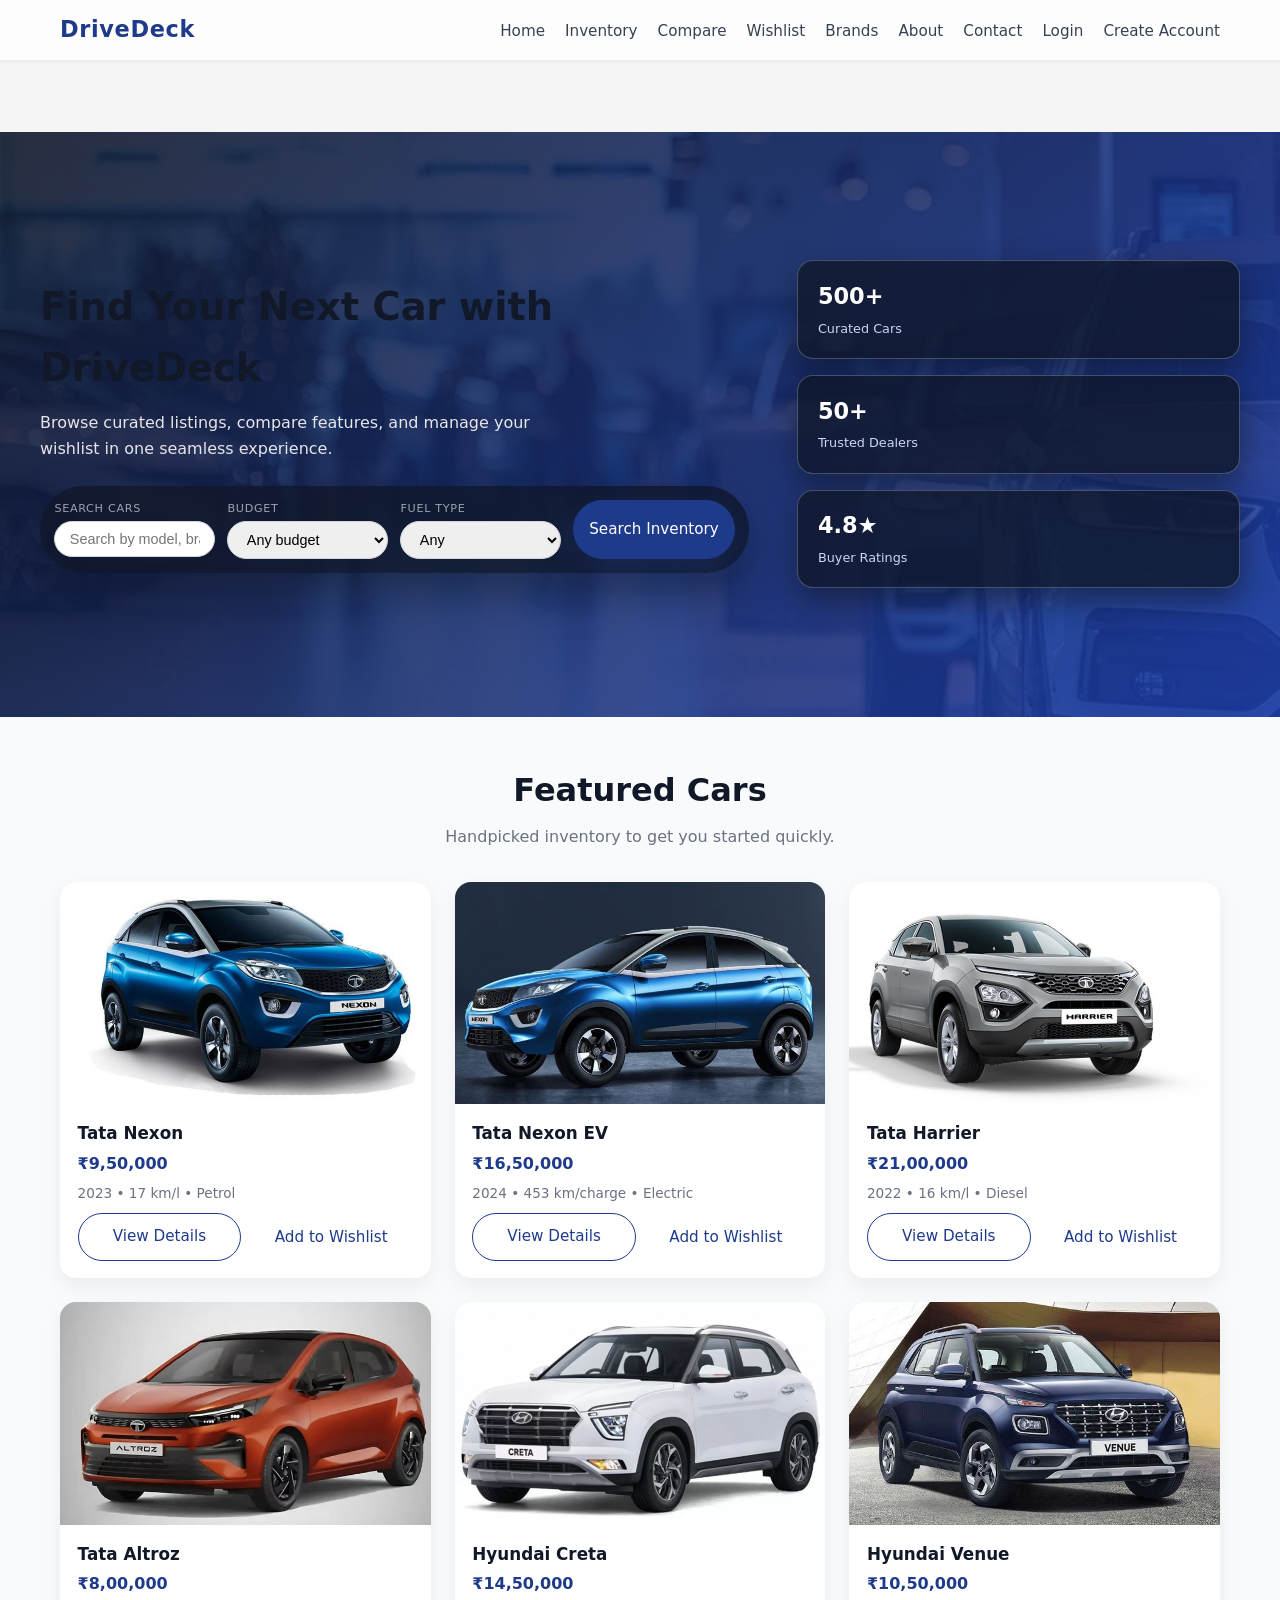
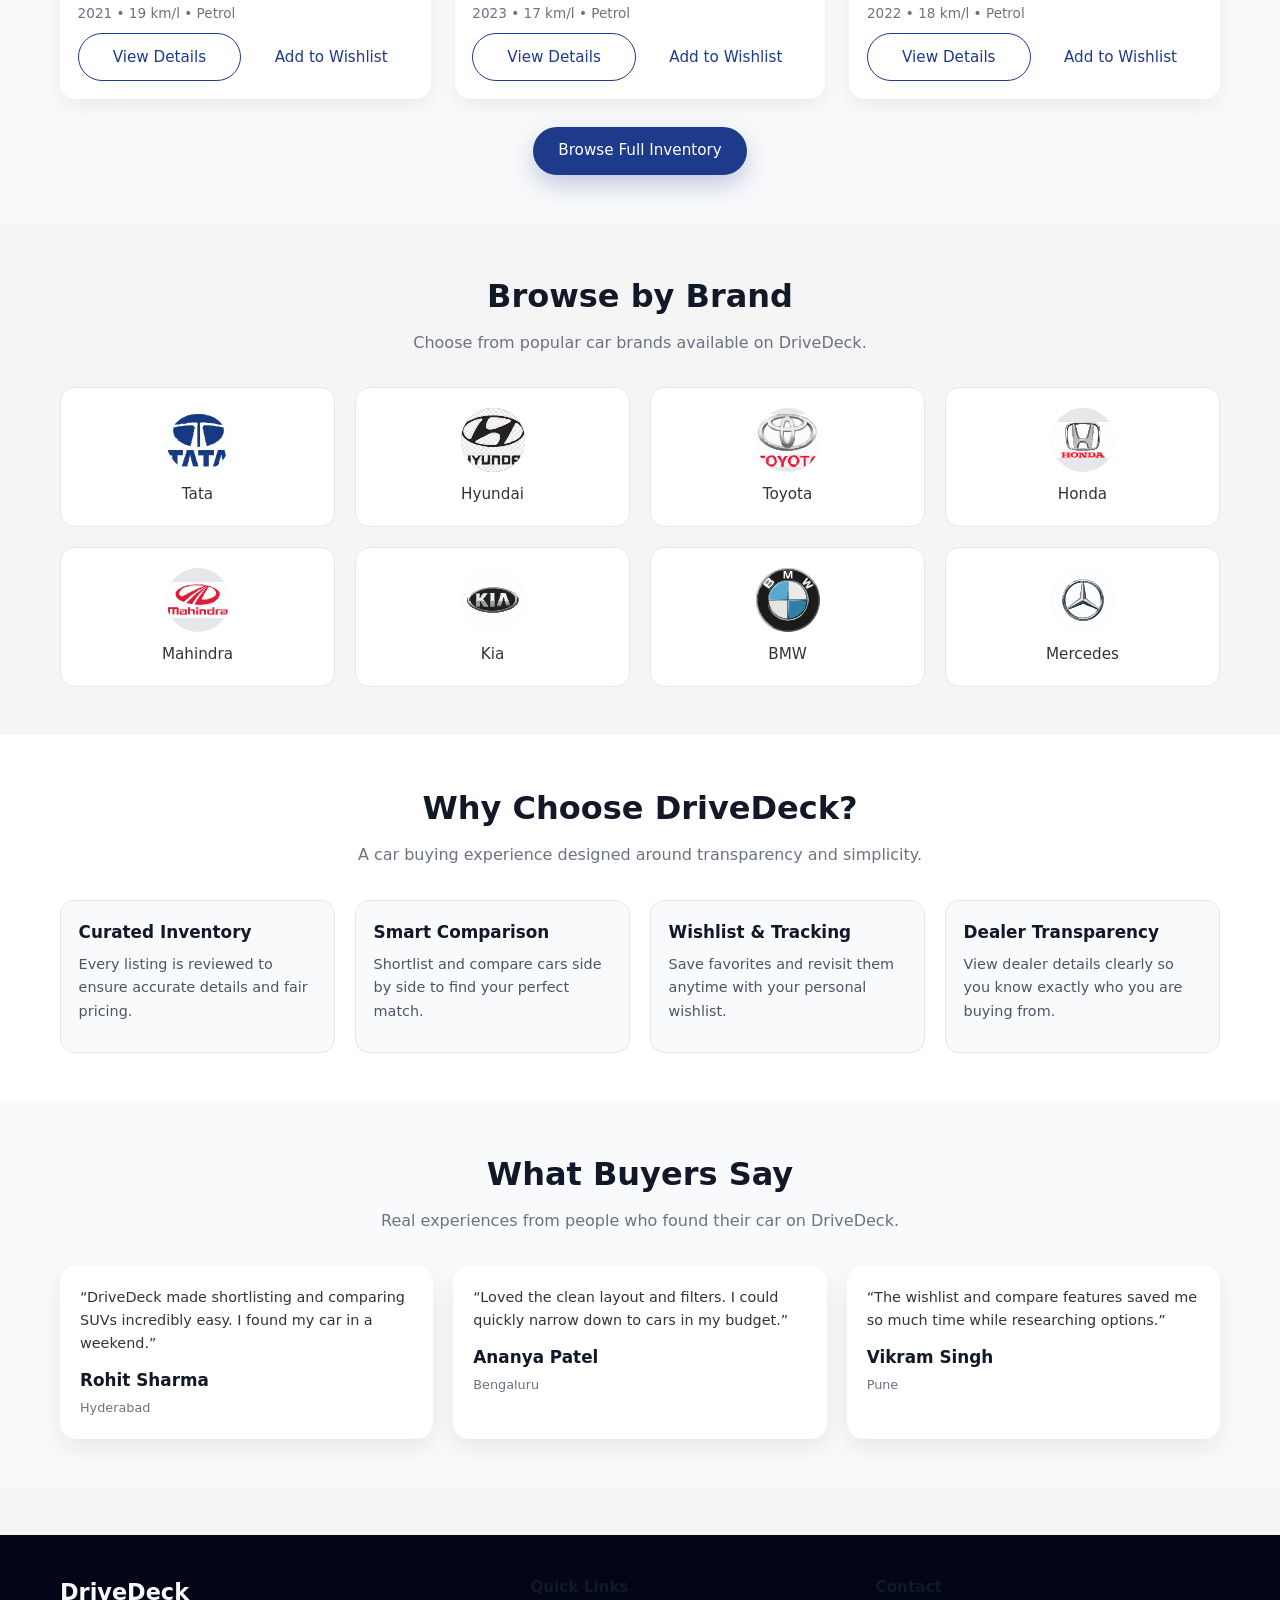
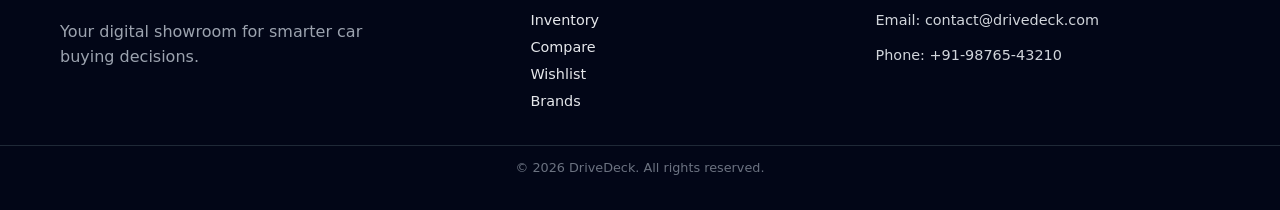
<file: index.html>
<!DOCTYPE html>
<html lang="en">
<head>
  <meta charset="UTF-8">
  <meta name="viewport" content="width=device-width, initial-scale=1.0">
  <title>DriveDeck | Home</title>
  <link rel="stylesheet" href="css/style.css">
</head>
<body data-page="home">
  <header class="dd-header">
    <div class="dd-container dd-header-container">
      <a href="index.html" class="dd-logo">DriveDeck</a>
      <button class="dd-nav-toggle" aria-label="Toggle navigation">
        <span></span>
        <span></span>
        <span></span>
      </button>
      <nav class="dd-nav">
        <ul class="dd-nav-list">
          <li><a href="index.html">Home</a></li>
          <li><a href="inventory.html">Inventory</a></li>
          <li><a href="compare.html">Compare</a></li>
          <li><a href="wishlist.html">Wishlist</a></li>
          <li><a href="brands.html">Brands</a></li>
          <li><a href="about.html">About</a></li>
          <li><a href="contact.html">Contact</a></li>
          <li class="dd-nav-auth-guest"><a href="login.html">Login</a></li>
          <li class="dd-nav-auth-guest"><a href="signup.html">Create Account</a></li>
          <li class="dd-nav-auth-user" style="display:none"><span class="dd-nav-user-name"></span></li>
          <li class="dd-nav-auth-user" style="display:none"><a href="#" class="dd-btn-logout">Logout</a></li>
        </ul>
      </nav>
    </div>
  </header>

  <main>
    <!-- Hero Section -->
    <section class="dd-hero">
      <div class="dd-container dd-hero-content">
        <div class="dd-hero-text">
          <h1>Find Your Next Car with DriveDeck</h1>
          <p>Browse curated listings, compare features, and manage your wishlist in one seamless experience.</p>
          <form class="dd-hero-search" id="home-search-form">
            <div class="dd-form-group">
              <label for="home-search-input">Search cars</label>
              <input type="text" id="home-search-input" name="query" placeholder="Search by model, brand, or keywords">
            </div>
            <div class="dd-form-group">
              <label for="home-search-budget">Budget</label>
              <select id="home-search-budget" name="budget">
                <option value="">Any budget</option>
                <option value="10000">Up to ₹10,00,000</option>
                <option value="20000">Up to ₹20,00,000</option>
                <option value="30000">Up to ₹30,00,000</option>
              </select>
            </div>
            <div class="dd-form-group">
              <label for="home-search-fuel">Fuel type</label>
              <select id="home-search-fuel" name="fuel">
                <option value="">Any</option>
                <option value="Petrol">Petrol</option>
                <option value="Diesel">Diesel</option>
                <option value="CNG">CNG</option>
                <option value="Electric">Electric</option>
              </select>
            </div>
            <button type="submit" class="dd-btn dd-btn-primary">Search Inventory</button>
          </form>
        </div>
        <div class="dd-hero-highlight">
          <div class="dd-hero-stats">
            <div class="dd-hero-stat">
              <span class="dd-hero-stat-value">500+</span>
              <span class="dd-hero-stat-label">Curated Cars</span>
            </div>
            <div class="dd-hero-stat">
              <span class="dd-hero-stat-value">50+</span>
              <span class="dd-hero-stat-label">Trusted Dealers</span>
            </div>
            <div class="dd-hero-stat">
              <span class="dd-hero-stat-value">4.8★</span>
              <span class="dd-hero-stat-label">Buyer Ratings</span>
            </div>
          </div>
        </div>
      </div>
    </section>

    <!-- Featured Cars Section -->
    <section class="dd-section dd-featured-cars">
      <div class="dd-container">
        <header class="dd-section-header">
          <h2>Featured Cars</h2>
          <p>Handpicked inventory to get you started quickly.</p>
        </header>
        <div class="dd-cars-grid" id="featured-cars-grid">
          <article class="dd-car-card dd-car-card-placeholder">
            <div class="dd-car-image-placeholder"></div>
            <div class="dd-car-content">
              <h3 class="dd-car-title">Sample Car Name</h3>
              <p class="dd-car-price">₹XX,XX,XXX</p>
              <p class="dd-car-meta">Year • Mileage • Fuel</p>
              <div class="dd-car-actions">
                <a href="car-details.html" class="dd-btn dd-btn-outline">View Details</a>
                <button class="dd-btn dd-btn-ghost" type="button">Add to Wishlist</button>
              </div>
            </div>
          </article>
        </div>
        <div class="dd-section-cta">
          <a href="inventory.html" class="dd-btn dd-btn-primary">Browse Full Inventory</a>
        </div>
      </div>
    </section>

    <!-- Browse by Brand Section -->
    <section class="dd-section dd-brands-preview">
      <div class="dd-container">
        <header class="dd-section-header">
          <h2>Browse by Brand</h2>
          <p>Choose from popular car brands available on DriveDeck.</p>
        </header>
        <div class="dd-brand-grid">
          <a href="brands.html" class="dd-brand-card">
            <div class="dd-brand-logo">
              <img src="images/brands/tata.svg" alt="Tata">
            </div>
            <span class="dd-brand-name">Tata</span>
          </a>
          <a href="brands.html" class="dd-brand-card">
            <div class="dd-brand-logo">
              <img src="images/brands/hyundai.svg" alt="Hyundai">
            </div>
            <span class="dd-brand-name">Hyundai</span>
          </a>
          <a href="brands.html" class="dd-brand-card">
            <div class="dd-brand-logo">
              <img src="images/brands/toyota.svg" alt="Toyota">
            </div>
            <span class="dd-brand-name">Toyota</span>
          </a>
          <a href="brands.html" class="dd-brand-card">
            <div class="dd-brand-logo">
              <img src="images/brands/honda.svg" alt="Honda">
            </div>
            <span class="dd-brand-name">Honda</span>
          </a>
          <a href="brands.html" class="dd-brand-card">
            <div class="dd-brand-logo">
              <img src="images/brands/mahindra.svg" alt="Mahindra">
            </div>
            <span class="dd-brand-name">Mahindra</span>
          </a>
          <a href="brands.html" class="dd-brand-card">
            <div class="dd-brand-logo">
              <img src="images/brands/kia.svg" alt="Kia">
            </div>
            <span class="dd-brand-name">Kia</span>
          </a>
          <a href="brands.html" class="dd-brand-card">
            <div class="dd-brand-logo">
              <img src="images/brands/bmw.svg" alt="BMW">
            </div>
            <span class="dd-brand-name">BMW</span>
          </a>
          <a href="brands.html" class="dd-brand-card">
            <div class="dd-brand-logo">
              <img src="images/brands/mercedes.svg" alt="Mercedes">
            </div>
            <span class="dd-brand-name">Mercedes</span>
          </a>
        </div>
      </div>
    </section>

    <!-- Why Choose Us Section -->
    <section class="dd-section dd-why-us">
      <div class="dd-container">
        <header class="dd-section-header">
          <h2>Why Choose DriveDeck?</h2>
          <p>A car buying experience designed around transparency and simplicity.</p>
        </header>
        <div class="dd-features-grid">
          <div class="dd-feature-card">
            <h3>Curated Inventory</h3>
            <p>Every listing is reviewed to ensure accurate details and fair pricing.</p>
          </div>
          <div class="dd-feature-card">
            <h3>Smart Comparison</h3>
            <p>Shortlist and compare cars side by side to find your perfect match.</p>
          </div>
          <div class="dd-feature-card">
            <h3>Wishlist & Tracking</h3>
            <p>Save favorites and revisit them anytime with your personal wishlist.</p>
          </div>
          <div class="dd-feature-card">
            <h3>Dealer Transparency</h3>
            <p>View dealer details clearly so you know exactly who you are buying from.</p>
          </div>
        </div>
      </div>
    </section>

    <!-- Testimonials Section -->
    <section class="dd-section dd-testimonials">
      <div class="dd-container">
        <header class="dd-section-header">
          <h2>What Buyers Say</h2>
          <p>Real experiences from people who found their car on DriveDeck.</p>
        </header>
        <div class="dd-testimonials-grid">
          <article class="dd-testimonial-card">
            <p>“DriveDeck made shortlisting and comparing SUVs incredibly easy. I found my car in a weekend.”</p>
            <h3>Rohit Sharma</h3>
            <span>Hyderabad</span>
          </article>
          <article class="dd-testimonial-card">
            <p>“Loved the clean layout and filters. I could quickly narrow down to cars in my budget.”</p>
            <h3>Ananya Patel</h3>
            <span>Bengaluru</span>
          </article>
          <article class="dd-testimonial-card">
            <p>“The wishlist and compare features saved me so much time while researching options.”</p>
            <h3>Vikram Singh</h3>
            <span>Pune</span>
          </article>
        </div>
      </div>
    </section>
  </main>

  <footer class="dd-footer">
    <div class="dd-container dd-footer-container">
      <div class="dd-footer-brand">
        <h3>DriveDeck</h3>
        <p>Your digital showroom for smarter car buying decisions.</p>
      </div>
      <div class="dd-footer-links">
        <h4>Quick Links</h4>
        <ul>
          <li><a href="inventory.html">Inventory</a></li>
          <li><a href="compare.html">Compare</a></li>
          <li><a href="wishlist.html">Wishlist</a></li>
          <li><a href="brands.html">Brands</a></li>
        </ul>
      </div>
      <div class="dd-footer-contact">
        <h4>Contact</h4>
        <p>Email: contact@drivedeck.com</p>
        <p>Phone: +91-98765-43210</p>
      </div>
    </div>
    <div class="dd-footer-bottom">
      <p>&copy; <span id="dd-year">2026</span> DriveDeck. All rights reserved.</p>
    </div>
  </footer>

  <script src="js/auth.js"></script>
  <script src="js/cars-data.js"></script>
  <script src="js/main.js"></script>
</body>
</html>
</file>
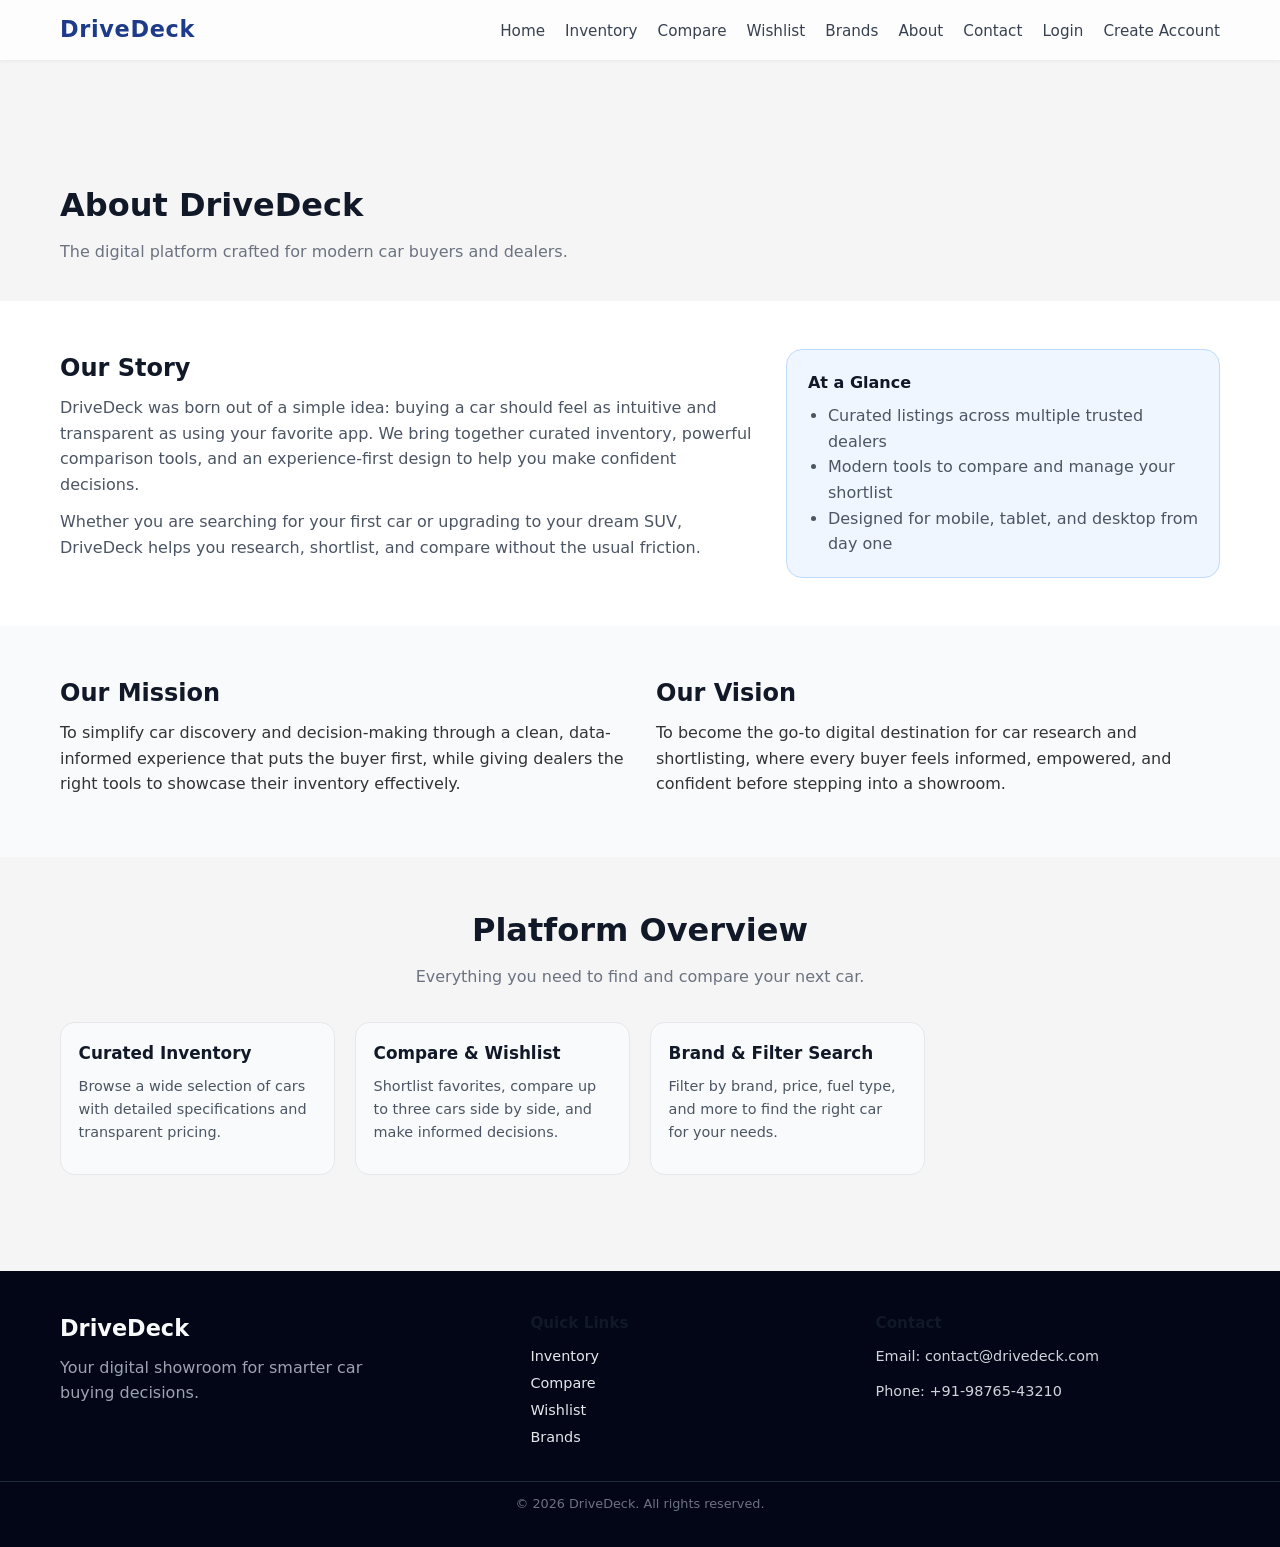
<file: about.html>
<!DOCTYPE html>
<html lang="en">
<head>
  <meta charset="UTF-8">
  <meta name="viewport" content="width=device-width, initial-scale=1.0">
  <title>DriveDeck | About</title>
  <link rel="stylesheet" href="css/style.css">
</head>
<body data-page="about">
  <header class="dd-header">
    <div class="dd-container dd-header-container">
      <a href="index.html" class="dd-logo">DriveDeck</a>
      <button class="dd-nav-toggle" aria-label="Toggle navigation">
        <span></span>
        <span></span>
        <span></span>
      </button>
      <nav class="dd-nav">
        <ul class="dd-nav-list">
          <li><a href="index.html">Home</a></li>
          <li><a href="inventory.html">Inventory</a></li>
          <li><a href="compare.html">Compare</a></li>
          <li><a href="wishlist.html">Wishlist</a></li>
          <li><a href="brands.html">Brands</a></li>
          <li><a href="about.html">About</a></li>
          <li><a href="contact.html">Contact</a></li>
          <li class="dd-nav-auth-guest"><a href="login.html">Login</a></li>
          <li class="dd-nav-auth-guest"><a href="signup.html">Create Account</a></li>
          <li class="dd-nav-auth-user" style="display:none"><span class="dd-nav-user-name"></span></li>
          <li class="dd-nav-auth-user" style="display:none"><a href="#" class="dd-btn-logout">Logout</a></li>
        </ul>
      </nav>
    </div>
  </header>

  <main>
    <section class="dd-page-header">
      <div class="dd-container">
        <h1>About DriveDeck</h1>
        <p>The digital platform crafted for modern car buyers and dealers.</p>
      </div>
    </section>

    <!-- About Section -->
    <section class="dd-section dd-about-section">
      <div class="dd-container dd-about-layout">
        <div class="dd-about-intro">
          <h2>Our Story</h2>
          <p>
            DriveDeck was born out of a simple idea: buying a car should feel as intuitive and transparent as using your favorite app.
            We bring together curated inventory, powerful comparison tools, and an experience-first design to help you make confident decisions.
          </p>
          <p>
            Whether you are searching for your first car or upgrading to your dream SUV, DriveDeck helps you research, shortlist, and compare
            without the usual friction.
          </p>
        </div>

        <aside class="dd-about-highlight">
          <h3>At a Glance</h3>
          <ul>
            <li>Curated listings across multiple trusted dealers</li>
            <li>Modern tools to compare and manage your shortlist</li>
            <li>Designed for mobile, tablet, and desktop from day one</li>
          </ul>
        </aside>
      </div>
    </section>

    <!-- Mission Section -->
    <section class="dd-section dd-mission-section">
      <div class="dd-container dd-two-column">
        <div>
          <h2>Our Mission</h2>
          <p>
            To simplify car discovery and decision-making through a clean, data-informed experience that puts the buyer first, while giving
            dealers the right tools to showcase their inventory effectively.
          </p>
        </div>
        <div>
          <h2>Our Vision</h2>
          <p>
            To become the go-to digital destination for car research and shortlisting, where every buyer feels informed, empowered, and
            confident before stepping into a showroom.
          </p>
        </div>
      </div>
    </section>

    <!-- Platform Overview -->
    <section class="dd-section dd-platform-overview">
      <div class="dd-container">
        <header class="dd-section-header">
          <h2>Platform Overview</h2>
          <p>Everything you need to find and compare your next car.</p>
        </header>
        <div class="dd-features-grid">
          <div class="dd-feature-card">
            <h3>Curated Inventory</h3>
            <p>Browse a wide selection of cars with detailed specifications and transparent pricing.</p>
          </div>
          <div class="dd-feature-card">
            <h3>Compare & Wishlist</h3>
            <p>Shortlist favorites, compare up to three cars side by side, and make informed decisions.</p>
          </div>
          <div class="dd-feature-card">
            <h3>Brand & Filter Search</h3>
            <p>Filter by brand, price, fuel type, and more to find the right car for your needs.</p>
          </div>
        </div>
      </div>
    </section>
  </main>

  <footer class="dd-footer">
    <div class="dd-container dd-footer-container">
      <div class="dd-footer-brand">
        <h3>DriveDeck</h3>
        <p>Your digital showroom for smarter car buying decisions.</p>
      </div>
      <div class="dd-footer-links">
        <h4>Quick Links</h4>
        <ul>
          <li><a href="inventory.html">Inventory</a></li>
          <li><a href="compare.html">Compare</a></li>
          <li><a href="wishlist.html">Wishlist</a></li>
          <li><a href="brands.html">Brands</a></li>
        </ul>
      </div>
      <div class="dd-footer-contact">
        <h4>Contact</h4>
        <p>Email: contact@drivedeck.com</p>
        <p>Phone: +91-98765-43210</p>
      </div>
    </div>
    <div class="dd-footer-bottom">
      <p>&copy; <span id="dd-year">2026</span> DriveDeck. All rights reserved.</p>
    </div>
  </footer>

  <script src="js/auth.js"></script>
  <script src="js/main.js"></script>
</body>
</html>
</file>
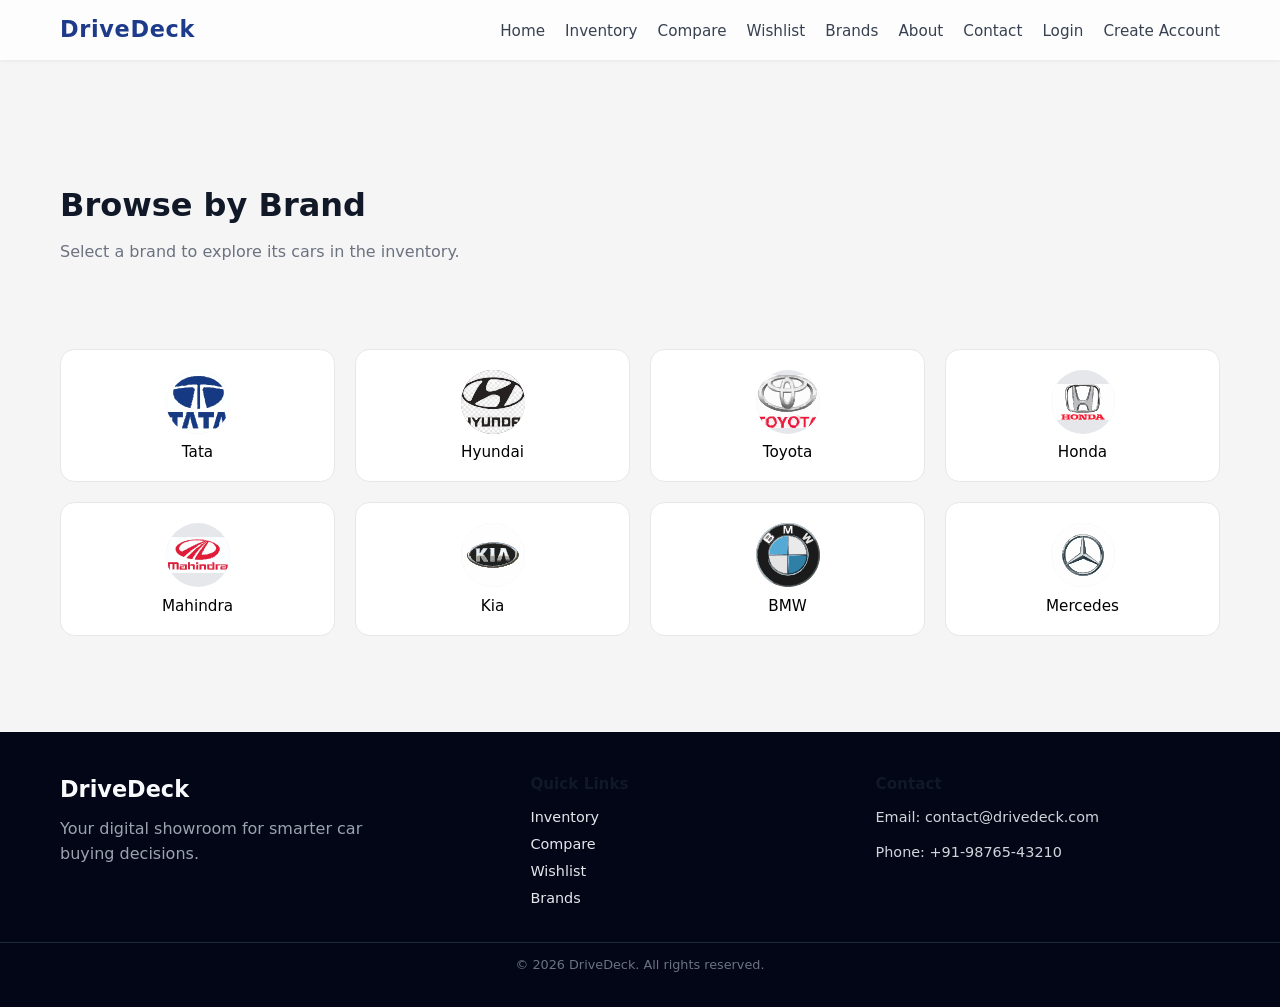
<file: brands.html>
<!DOCTYPE html>
<html lang="en">
<head>
  <meta charset="UTF-8">
  <meta name="viewport" content="width=device-width, initial-scale=1.0">
  <title>DriveDeck | Brands</title>
  <link rel="stylesheet" href="css/style.css">
</head>
<body data-page="brands">
  <header class="dd-header">
    <div class="dd-container dd-header-container">
      <a href="index.html" class="dd-logo">DriveDeck</a>
      <button class="dd-nav-toggle" aria-label="Toggle navigation">
        <span></span>
        <span></span>
        <span></span>
      </button>
      <nav class="dd-nav">
        <ul class="dd-nav-list">
          <li><a href="index.html">Home</a></li>
          <li><a href="inventory.html">Inventory</a></li>
          <li><a href="compare.html">Compare</a></li>
          <li><a href="wishlist.html">Wishlist</a></li>
          <li><a href="brands.html">Brands</a></li>
          <li><a href="about.html">About</a></li>
          <li><a href="contact.html">Contact</a></li>
          <li class="dd-nav-auth-guest"><a href="login.html">Login</a></li>
          <li class="dd-nav-auth-guest"><a href="signup.html">Create Account</a></li>
          <li class="dd-nav-auth-user" style="display:none"><span class="dd-nav-user-name"></span></li>
          <li class="dd-nav-auth-user" style="display:none"><a href="#" class="dd-btn-logout">Logout</a></li>
        </ul>
      </nav>
    </div>
  </header>

  <main>
    <section class="dd-page-header">
      <div class="dd-container">
        <h1>Browse by Brand</h1>
        <p>Select a brand to explore its cars in the inventory.</p>
      </div>
    </section>

    <section class="dd-section dd-brands-section">
      <div class="dd-container">
        <div class="dd-brand-grid" id="brand-grid">
          <button type="button" class="dd-brand-card" data-brand="Tata">
            <div class="dd-brand-logo">
              <img src="images/brands/tata.svg" alt="Tata logo">
            </div>
            <div class="dd-brand-name">Tata</div>
          </button>

          <button type="button" class="dd-brand-card" data-brand="Hyundai">
            <div class="dd-brand-logo">
              <img src="images/brands/hyundai.svg" alt="Hyundai logo">
            </div>
            <div class="dd-brand-name">Hyundai</div>
          </button>

          <button type="button" class="dd-brand-card" data-brand="Toyota">
            <div class="dd-brand-logo">
              <img src="images/brands/toyota.svg" alt="Toyota logo">
            </div>
            <div class="dd-brand-name">Toyota</div>
          </button>

          <button type="button" class="dd-brand-card" data-brand="Honda">
            <div class="dd-brand-logo">
              <img src="images/brands/honda.svg" alt="Honda logo">
            </div>
            <div class="dd-brand-name">Honda</div>
          </button>

          <button type="button" class="dd-brand-card" data-brand="Mahindra">
            <div class="dd-brand-logo">
              <img src="images/brands/mahindra.svg" alt="Mahindra logo">
            </div>
            <div class="dd-brand-name">Mahindra</div>
          </button>

          <button type="button" class="dd-brand-card" data-brand="Kia">
            <div class="dd-brand-logo">
              <img src="images/brands/kia.svg" alt="Kia logo">
            </div>
            <div class="dd-brand-name">Kia</div>
          </button>

          <button type="button" class="dd-brand-card" data-brand="BMW">
            <div class="dd-brand-logo">
              <img src="images/brands/bmw.svg" alt="BMW logo">
            </div>
            <div class="dd-brand-name">BMW</div>
          </button>

          <button type="button" class="dd-brand-card" data-brand="Mercedes">
            <div class="dd-brand-logo">
              <img src="images/brands/mercedes.svg" alt="Mercedes logo">
            </div>
            <div class="dd-brand-name">Mercedes</div>
          </button>
        </div>
      </div>
    </section>
  </main>

  <footer class="dd-footer">
    <div class="dd-container dd-footer-container">
      <div class="dd-footer-brand">
        <h3>DriveDeck</h3>
        <p>Your digital showroom for smarter car buying decisions.</p>
      </div>
      <div class="dd-footer-links">
        <h4>Quick Links</h4>
        <ul>
          <li><a href="inventory.html">Inventory</a></li>
          <li><a href="compare.html">Compare</a></li>
          <li><a href="wishlist.html">Wishlist</a></li>
          <li><a href="brands.html">Brands</a></li>
        </ul>
      </div>
      <div class="dd-footer-contact">
        <h4>Contact</h4>
        <p>Email: contact@drivedeck.com</p>
        <p>Phone: +91-98765-43210</p>
      </div>
    </div>
    <div class="dd-footer-bottom">
      <p>&copy; <span id="dd-year">2026</span> DriveDeck. All rights reserved.</p>
    </div>
  </footer>

  <script src="js/auth.js"></script>
  <script src="js/cars-data.js"></script>
  <script src="js/main.js"></script>
</body>
</html>
</file>
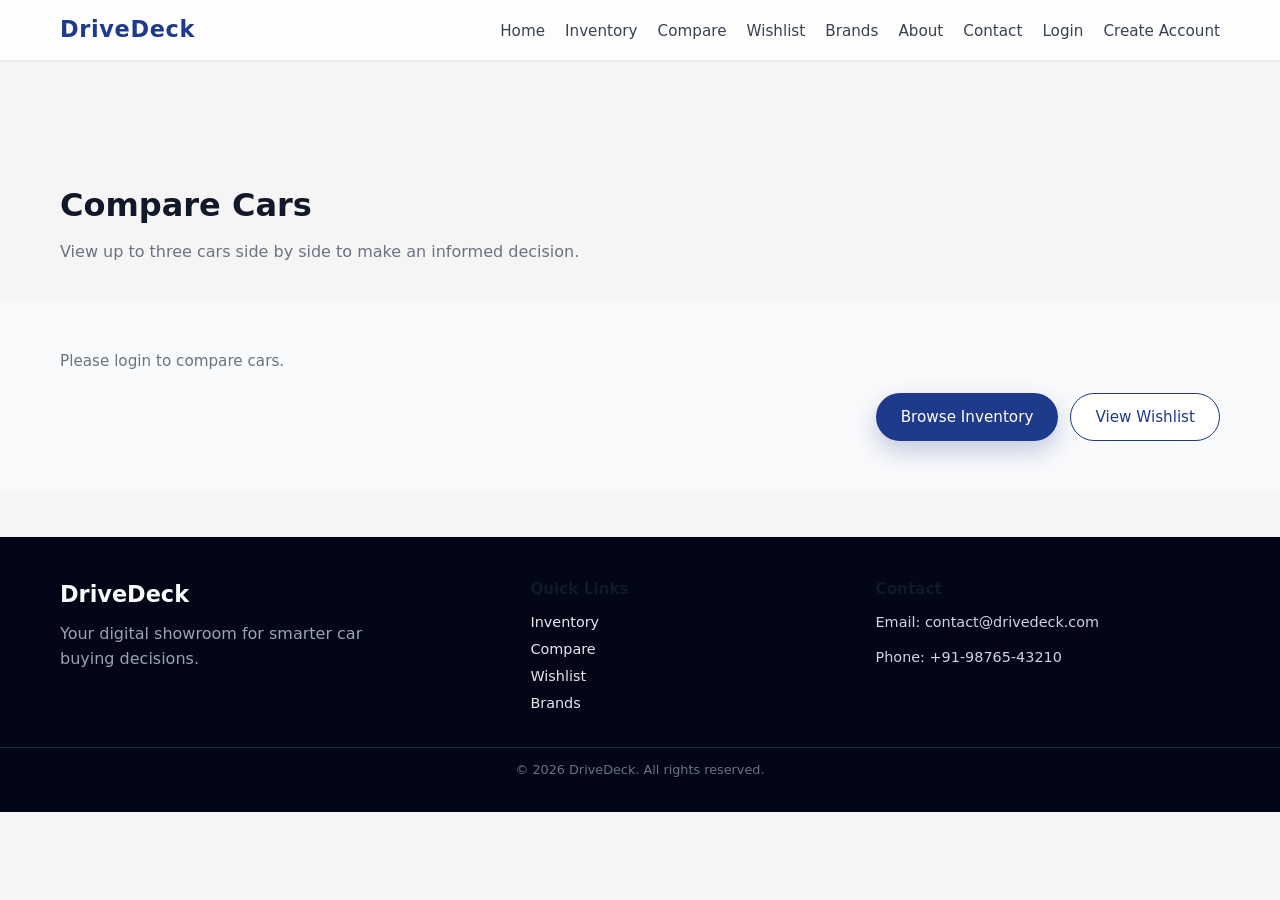
<file: compare.html>
<!DOCTYPE html>
<html lang="en">
<head>
  <meta charset="UTF-8">
  <meta name="viewport" content="width=device-width, initial-scale=1.0">
  <title>DriveDeck | Compare Cars</title>
  <link rel="stylesheet" href="css/style.css">
</head>
<body data-page="compare">
  <header class="dd-header">
    <div class="dd-container dd-header-container">
      <a href="index.html" class="dd-logo">DriveDeck</a>
      <button class="dd-nav-toggle" aria-label="Toggle navigation">
        <span></span>
        <span></span>
        <span></span>
      </button>
      <nav class="dd-nav">
        <ul class="dd-nav-list">
          <li><a href="index.html">Home</a></li>
          <li><a href="inventory.html">Inventory</a></li>
          <li><a href="compare.html">Compare</a></li>
          <li><a href="wishlist.html">Wishlist</a></li>
          <li><a href="brands.html">Brands</a></li>
          <li><a href="about.html">About</a></li>
          <li><a href="contact.html">Contact</a></li>
          <li class="dd-nav-auth-guest"><a href="login.html">Login</a></li>
          <li class="dd-nav-auth-guest"><a href="signup.html">Create Account</a></li>
          <li class="dd-nav-auth-user" style="display:none"><span class="dd-nav-user-name"></span></li>
          <li class="dd-nav-auth-user" style="display:none"><a href="#" class="dd-btn-logout">Logout</a></li>
        </ul>
      </nav>
    </div>
  </header>

  <main>
    <section class="dd-page-header">
      <div class="dd-container">
        <h1>Compare Cars</h1>
        <p>View up to three cars side by side to make an informed decision.</p>
      </div>
    </section>

    <section class="dd-section dd-compare-section">
      <div class="dd-container">
        <div class="dd-compare-intro">
          <p id="compare-summary-text">Select cars from the inventory or wishlist to begin comparison.</p>
        </div>

        <div class="dd-compare-table-wrapper">
          <table class="dd-compare-table" id="compare-table">
            <thead>
              <tr>
                <th>Specification</th>
                <th class="dd-compare-car-header" data-slot="1">
                  <div class="dd-compare-car-title" id="compare-car-1-title">Car 1</div>
                  <div class="dd-compare-car-meta" id="compare-car-1-meta">Brand • Year • Fuel</div>
                </th>
                <th class="dd-compare-car-header" data-slot="2">
                  <div class="dd-compare-car-title" id="compare-car-2-title">Car 2</div>
                  <div class="dd-compare-car-meta" id="compare-car-2-meta">Brand • Year • Fuel</div>
                </th>
                <th class="dd-compare-car-header" data-slot="3">
                  <div class="dd-compare-car-title" id="compare-car-3-title">Car 3</div>
                  <div class="dd-compare-car-meta" id="compare-car-3-meta">Brand • Year • Fuel</div>
                </th>
              </tr>
            </thead>
            <tbody>
              <tr>
                <th>Image</th>
                <td><div class="dd-compare-image" id="compare-car-1-image"></div></td>
                <td><div class="dd-compare-image" id="compare-car-2-image"></div></td>
                <td><div class="dd-compare-image" id="compare-car-3-image"></div></td>
              </tr>
              <tr>
                <th>Price</th>
                <td id="compare-car-1-price">₹XX,XX,XXX</td>
                <td id="compare-car-2-price">₹XX,XX,XXX</td>
                <td id="compare-car-3-price">₹XX,XX,XXX</td>
              </tr>
              <tr>
                <th>Year</th>
                <td id="compare-car-1-year">2023</td>
                <td id="compare-car-2-year">2022</td>
                <td id="compare-car-3-year">2021</td>
              </tr>
              <tr>
                <th>Mileage</th>
                <td id="compare-car-1-mileage">25,000 km</td>
                <td id="compare-car-2-mileage">30,000 km</td>
                <td id="compare-car-3-mileage">40,000 km</td>
              </tr>
              <tr>
                <th>Fuel Type</th>
                <td id="compare-car-1-fuel">Petrol</td>
                <td id="compare-car-2-fuel">Diesel</td>
                <td id="compare-car-3-fuel">CNG</td>
              </tr>
              <tr>
                <th>Transmission</th>
                <td id="compare-car-1-transmission">Automatic</td>
                <td id="compare-car-2-transmission">Manual</td>
                <td id="compare-car-3-transmission">Automatic</td>
              </tr>
              <tr>
                <th>Engine</th>
                <td id="compare-car-1-engine">1.5L Turbo</td>
                <td id="compare-car-2-engine">1.2L Petrol</td>
                <td id="compare-car-3-engine">2.0L Diesel</td>
              </tr>
              <tr>
                <th>Power</th>
                <td id="compare-car-1-power">—</td>
                <td id="compare-car-2-power">—</td>
                <td id="compare-car-3-power">—</td>
              </tr>
              <tr>
                <th>Torque</th>
                <td id="compare-car-1-torque">—</td>
                <td id="compare-car-2-torque">—</td>
                <td id="compare-car-3-torque">—</td>
              </tr>
              <tr>
                <th>Drivetrain</th>
                <td id="compare-car-1-drivetrain">—</td>
                <td id="compare-car-2-drivetrain">—</td>
                <td id="compare-car-3-drivetrain">—</td>
              </tr>
              <tr>
                <th>Color</th>
                <td id="compare-car-1-color">—</td>
                <td id="compare-car-2-color">—</td>
                <td id="compare-car-3-color">—</td>
              </tr>
              <tr>
                <th>Registered City</th>
                <td id="compare-car-1-registeredCity">—</td>
                <td id="compare-car-2-registeredCity">—</td>
                <td id="compare-car-3-registeredCity">—</td>
              </tr>
              <tr>
                <th>Rating</th>
                <td id="compare-car-1-rating">4.5 ★</td>
                <td id="compare-car-2-rating">4.2 ★</td>
                <td id="compare-car-3-rating">4.0 ★</td>
              </tr>
              <tr>
                <th>Description</th>
                <td id="compare-car-1-description">
                  Short highlight of key strengths for car 1.
                </td>
                <td id="compare-car-2-description">
                  Short highlight of key strengths for car 2.
                </td>
                <td id="compare-car-3-description">
                  Short highlight of key strengths for car 3.
                </td>
              </tr>
            </tbody>
          </table>
        </div>

        <div class="dd-compare-actions">
          <a href="inventory.html" class="dd-btn dd-btn-primary">Browse Inventory</a>
          <a href="wishlist.html" class="dd-btn dd-btn-outline">View Wishlist</a>
        </div>
      </div>
    </section>
  </main>

  <footer class="dd-footer">
    <div class="dd-container dd-footer-container">
      <div class="dd-footer-brand">
        <h3>DriveDeck</h3>
        <p>Your digital showroom for smarter car buying decisions.</p>
      </div>
      <div class="dd-footer-links">
        <h4>Quick Links</h4>
        <ul>
          <li><a href="inventory.html">Inventory</a></li>
          <li><a href="compare.html">Compare</a></li>
          <li><a href="wishlist.html">Wishlist</a></li>
          <li><a href="brands.html">Brands</a></li>
        </ul>
      </div>
      <div class="dd-footer-contact">
        <h4>Contact</h4>
        <p>Email: contact@drivedeck.com</p>
        <p>Phone: +91-98765-43210</p>
      </div>
    </div>
    <div class="dd-footer-bottom">
      <p>&copy; <span id="dd-year">2026</span> DriveDeck. All rights reserved.</p>
    </div>
  </footer>

  <script src="js/auth.js"></script>
  <script src="js/cars-data.js"></script>
  <script src="js/main.js"></script>
  <script src="js/compare.js"></script>
</body>
</html>
</file>
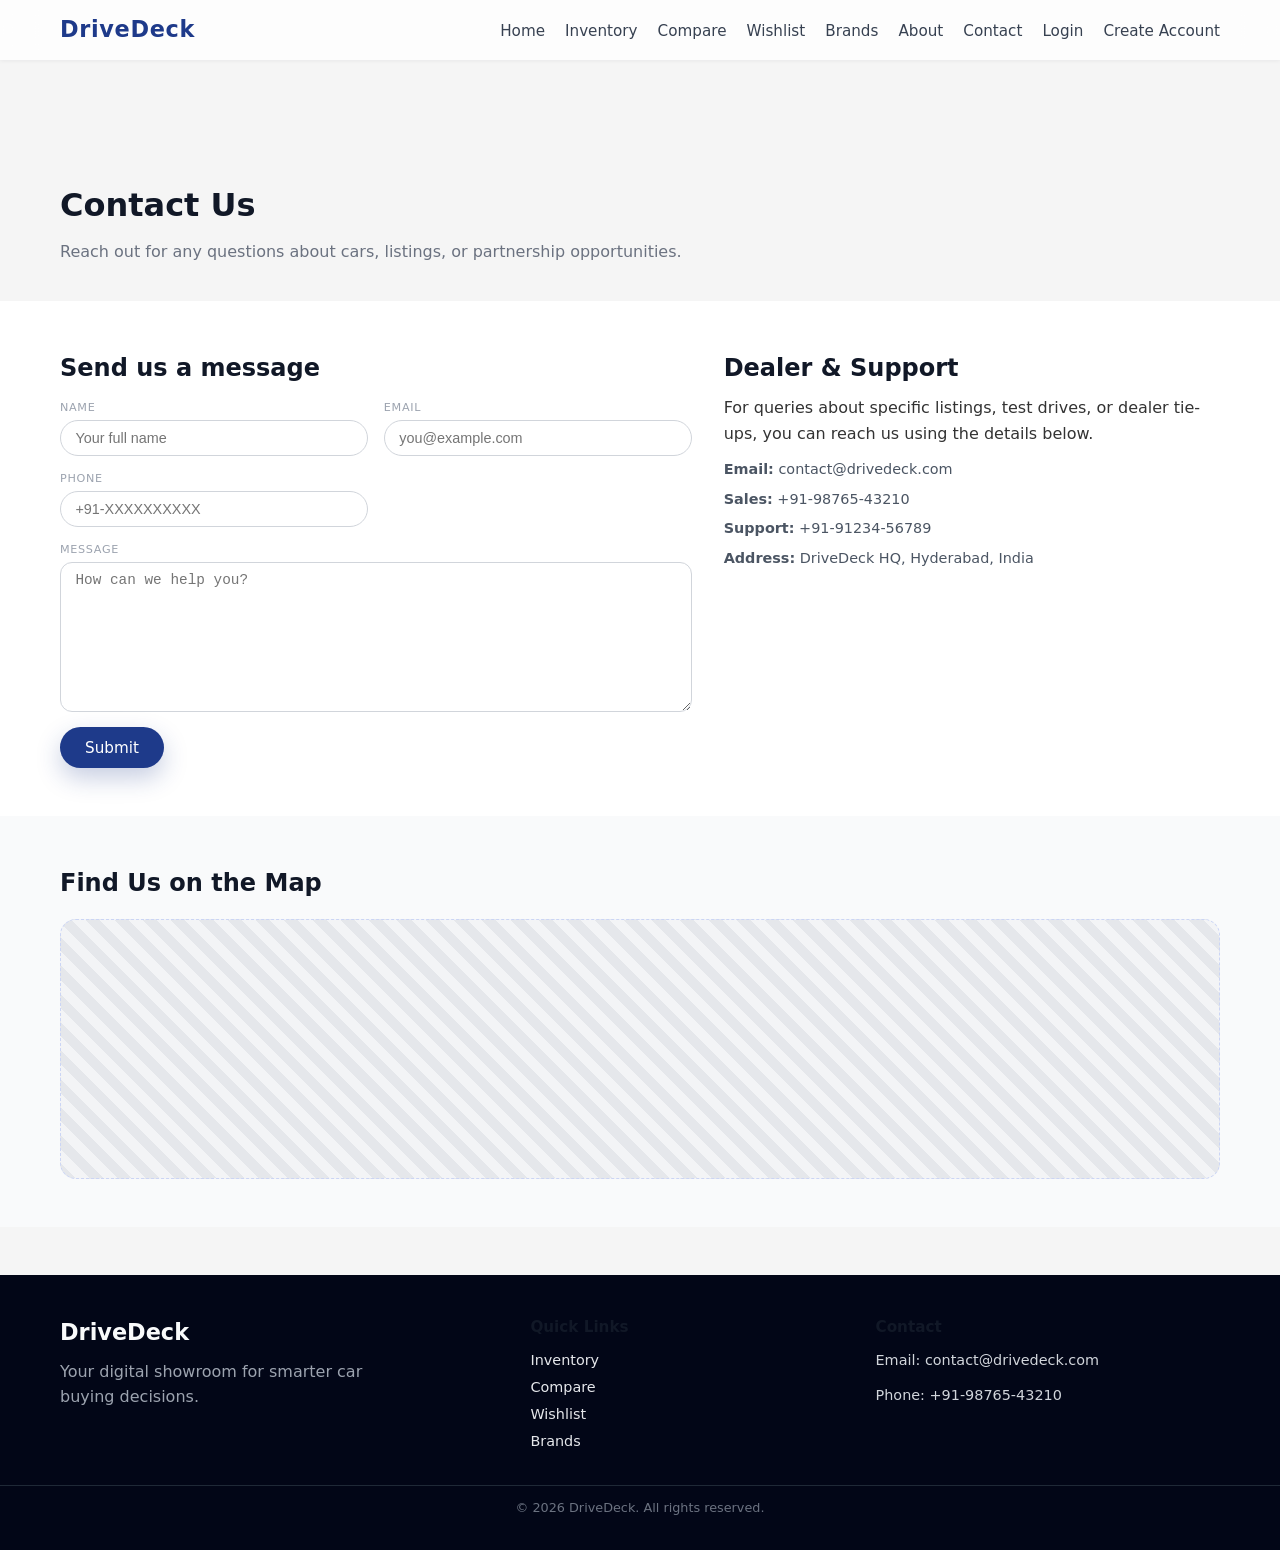
<file: contact.html>
<!DOCTYPE html>
<html lang="en">
<head>
  <meta charset="UTF-8">
  <meta name="viewport" content="width=device-width, initial-scale=1.0">
  <title>DriveDeck | Contact</title>
  <link rel="stylesheet" href="css/style.css">
</head>
<body data-page="contact">
  <header class="dd-header">
    <div class="dd-container dd-header-container">
      <a href="index.html" class="dd-logo">DriveDeck</a>
      <button class="dd-nav-toggle" aria-label="Toggle navigation">
        <span></span>
        <span></span>
        <span></span>
      </button>
      <nav class="dd-nav">
        <ul class="dd-nav-list">
          <li><a href="index.html">Home</a></li>
          <li><a href="inventory.html">Inventory</a></li>
          <li><a href="compare.html">Compare</a></li>
          <li><a href="wishlist.html">Wishlist</a></li>
          <li><a href="brands.html">Brands</a></li>
          <li><a href="about.html">About</a></li>
          <li><a href="contact.html">Contact</a></li>
          <li class="dd-nav-auth-guest"><a href="login.html">Login</a></li>
          <li class="dd-nav-auth-guest"><a href="signup.html">Create Account</a></li>
          <li class="dd-nav-auth-user" style="display:none"><span class="dd-nav-user-name"></span></li>
          <li class="dd-nav-auth-user" style="display:none"><a href="#" class="dd-btn-logout">Logout</a></li>
        </ul>
      </nav>
    </div>
  </header>

  <main>
    <section class="dd-page-header">
      <div class="dd-container">
        <h1>Contact Us</h1>
        <p>Reach out for any questions about cars, listings, or partnership opportunities.</p>
      </div>
    </section>

    <section class="dd-section dd-contact-section">
      <div class="dd-container dd-contact-layout">
        <!-- Contact Form -->
        <div class="dd-contact-form-wrapper">
          <h2>Send us a message</h2>
          <form id="contact-form" class="dd-contact-form">
            <div class="dd-form-group">
              <label for="contact-name">Name</label>
              <input type="text" id="contact-name" name="name" placeholder="Your full name">
            </div>
            <div class="dd-form-group">
              <label for="contact-email">Email</label>
              <input type="email" id="contact-email" name="email" placeholder="you@example.com">
            </div>
            <div class="dd-form-group">
              <label for="contact-phone">Phone</label>
              <input type="tel" id="contact-phone" name="phone" placeholder="+91-XXXXXXXXXX">
            </div>
            <div class="dd-form-group">
              <label for="contact-message">Message</label>
              <textarea id="contact-message" name="message" rows="5" placeholder="How can we help you?"></textarea>
            </div>
            <button type="submit" class="dd-btn dd-btn-primary">Submit</button>
          </form>
        </div>

        <!-- Dealer Contact Info -->
        <aside class="dd-contact-info">
          <h2>Dealer & Support</h2>
          <p>
            For queries about specific listings, test drives, or dealer tie-ups, you can reach us using the details below.
          </p>
          <ul class="dd-contact-details">
            <li><strong>Email:</strong> contact@drivedeck.com</li>
            <li><strong>Sales:</strong> +91-98765-43210</li>
            <li><strong>Support:</strong> +91-91234-56789</li>
            <li><strong>Address:</strong> DriveDeck HQ, Hyderabad, India</li>
          </ul>
        </aside>
      </div>
    </section>

    <!-- Map Section -->
    <section class="dd-section dd-map-section">
      <div class="dd-container">
        <h2>Find Us on the Map</h2>
        <div id="dd-map" class="dd-map-container">
          <!-- Map placeholder; will be replaced by an embedded map or image in the future -->
        </div>
      </div>
    </section>
  </main>

  <footer class="dd-footer">
    <div class="dd-container dd-footer-container">
      <div class="dd-footer-brand">
        <h3>DriveDeck</h3>
        <p>Your digital showroom for smarter car buying decisions.</p>
      </div>
      <div class="dd-footer-links">
        <h4>Quick Links</h4>
        <ul>
          <li><a href="inventory.html">Inventory</a></li>
          <li><a href="compare.html">Compare</a></li>
          <li><a href="wishlist.html">Wishlist</a></li>
          <li><a href="brands.html">Brands</a></li>
        </ul>
      </div>
      <div class="dd-footer-contact">
        <h4>Contact</h4>
        <p>Email: contact@drivedeck.com</p>
        <p>Phone: +91-98765-43210</p>
      </div>
    </div>
    <div class="dd-footer-bottom">
      <p>&copy; <span id="dd-year">2026</span> DriveDeck. All rights reserved.</p>
    </div>
  </footer>

  <script src="js/auth.js"></script>
  <script src="js/main.js"></script>
</body>
</html>
</file>
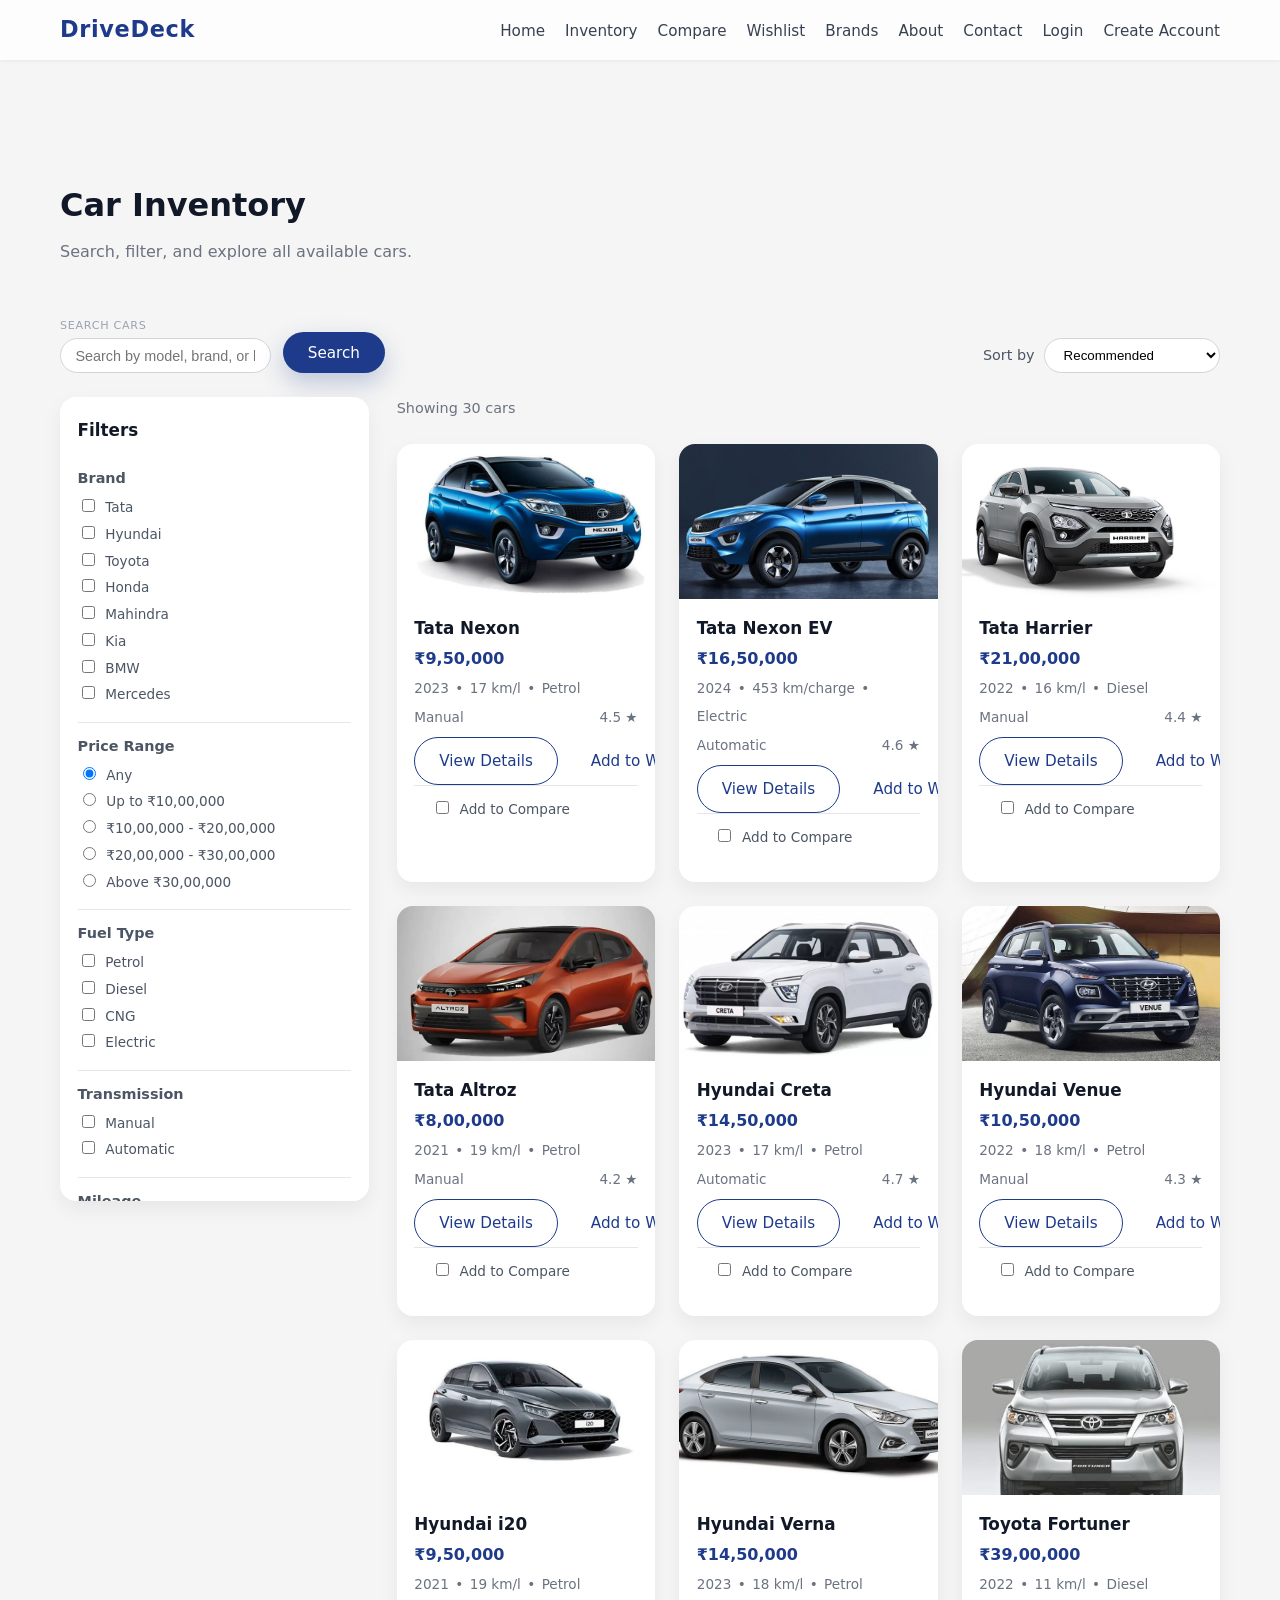
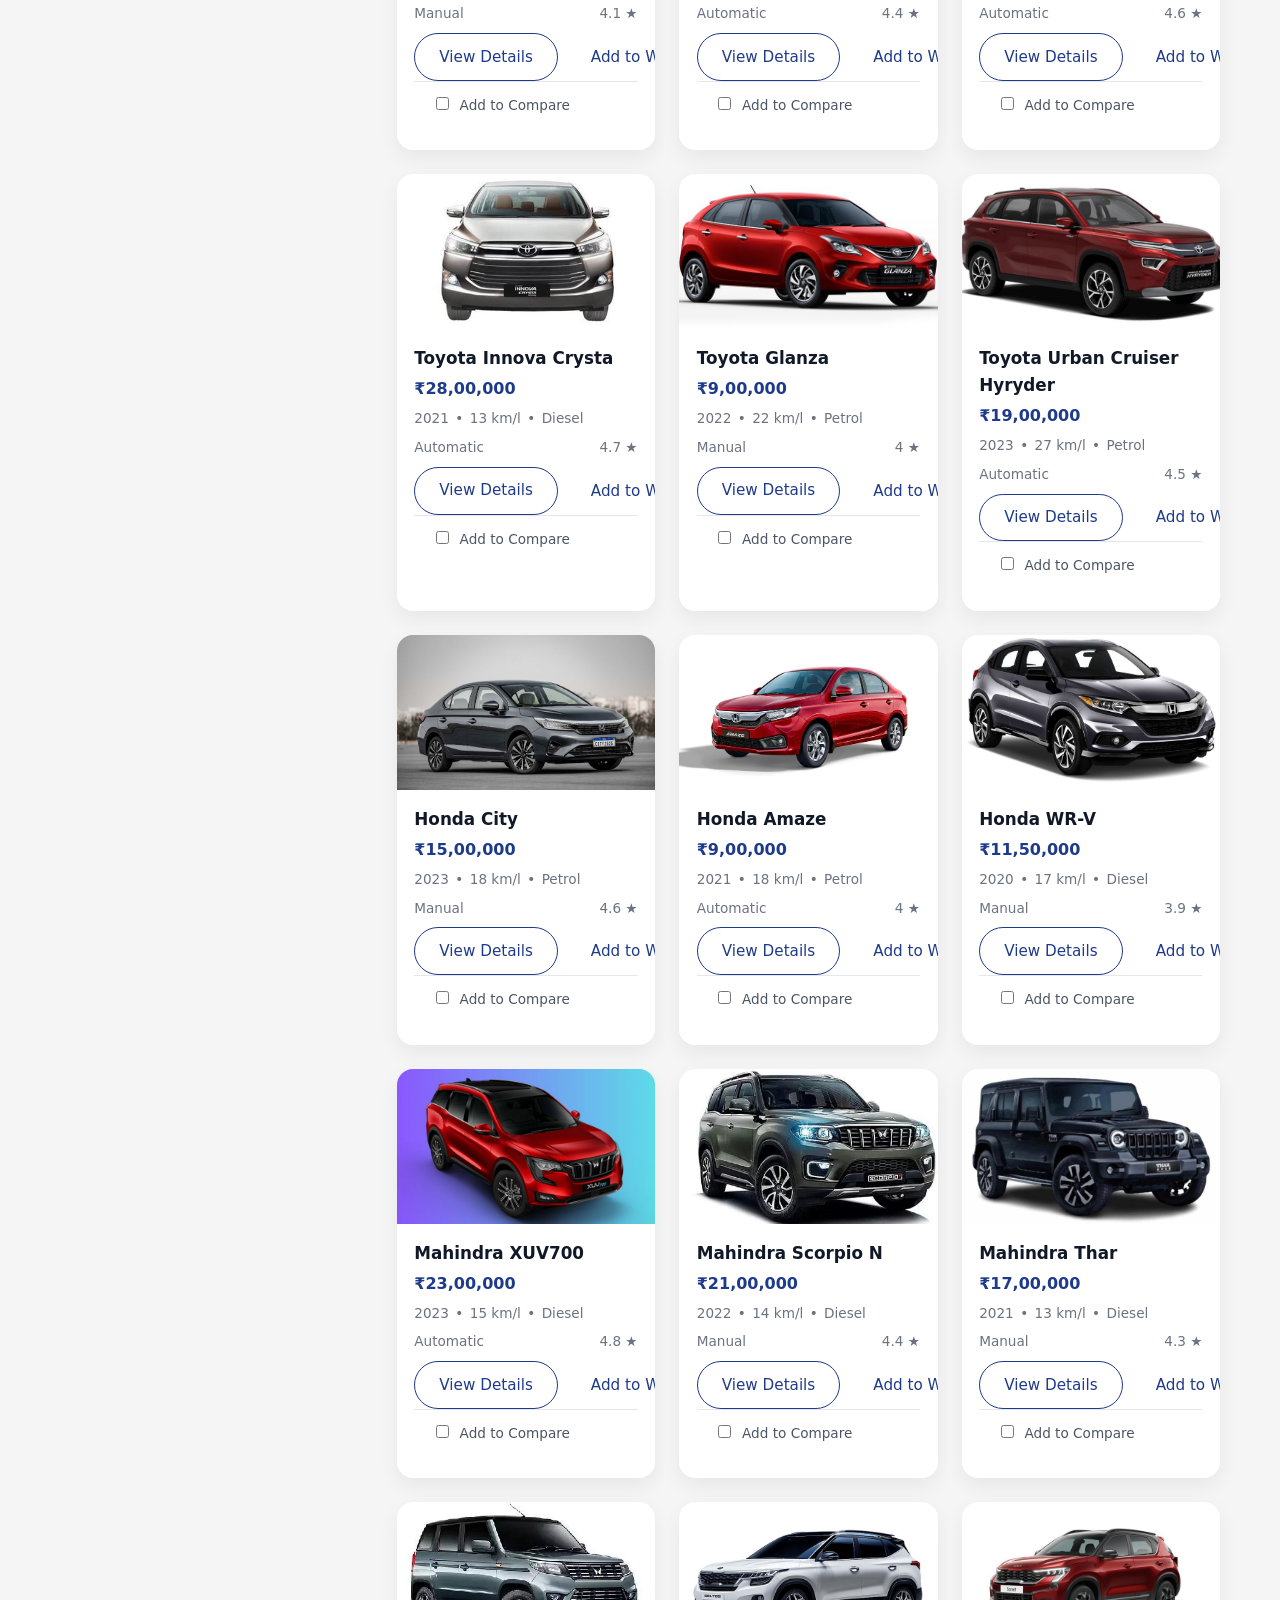
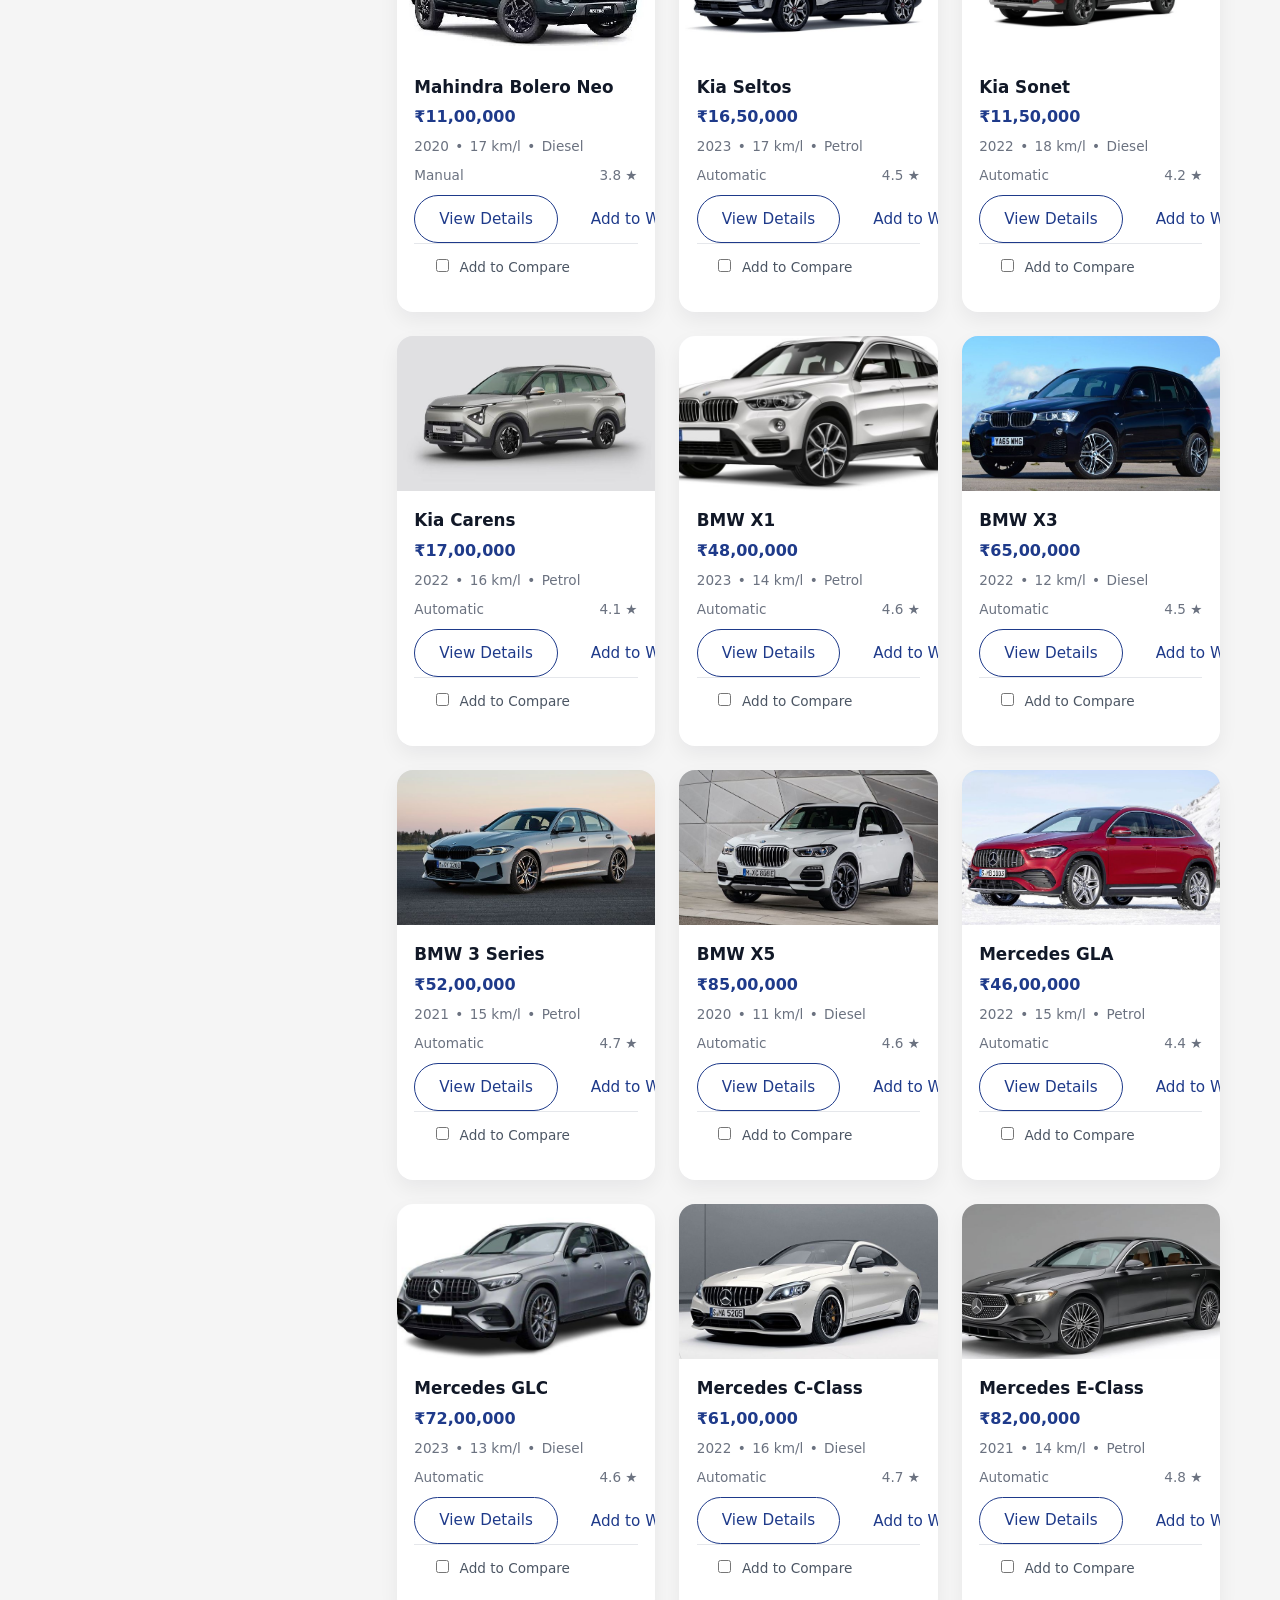
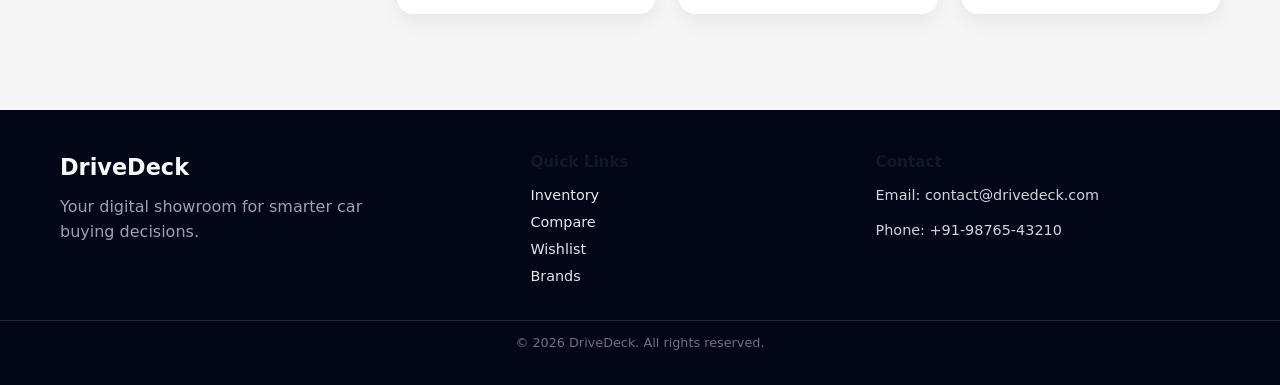
<file: inventory.html>
<!DOCTYPE html>
<html lang="en">
<head>
  <meta charset="UTF-8">
  <meta name="viewport" content="width=device-width, initial-scale=1.0">
  <title>DriveDeck | Inventory</title>
  <link rel="stylesheet" href="css/style.css">
</head>
<body data-page="inventory">
  <header class="dd-header">
    <div class="dd-container dd-header-container">
      <a href="index.html" class="dd-logo">DriveDeck</a>
      <button class="dd-nav-toggle" aria-label="Toggle navigation">
        <span></span>
        <span></span>
        <span></span>
      </button>
      <nav class="dd-nav">
        <ul class="dd-nav-list">
          <li><a href="index.html">Home</a></li>
          <li><a href="inventory.html">Inventory</a></li>
          <li><a href="compare.html">Compare</a></li>
          <li><a href="wishlist.html">Wishlist</a></li>
          <li><a href="brands.html">Brands</a></li>
          <li><a href="about.html">About</a></li>
          <li><a href="contact.html">Contact</a></li>
          <li class="dd-nav-auth-guest"><a href="login.html">Login</a></li>
          <li class="dd-nav-auth-guest"><a href="signup.html">Create Account</a></li>
          <li class="dd-nav-auth-user" style="display:none"><span class="dd-nav-user-name"></span></li>
          <li class="dd-nav-auth-user" style="display:none"><a href="#" class="dd-btn-logout">Logout</a></li>
        </ul>
      </nav>
    </div>
  </header>

  <main>
    <section class="dd-page-header">
      <div class="dd-container">
        <h1>Car Inventory</h1>
        <p>Search, filter, and explore all available cars.</p>
      </div>
    </section>

    <!-- Search & Sort Bar -->
    <section class="dd-section dd-inventory-controls">
      <div class="dd-container dd-inventory-controls-container">
        <form class="dd-search-bar" id="inventory-search-form">
          <div class="dd-form-group">
            <label for="inventory-search-input">Search cars</label>
            <input type="text" id="inventory-search-input" name="query" placeholder="Search by model, brand, or keywords">
          </div>
          <button type="submit" class="dd-btn dd-btn-primary">Search</button>
        </form>

        <div class="dd-sort-controls">
          <label for="inventory-sort-select">Sort by</label>
          <select id="inventory-sort-select" name="sort">
            <option value="recommended">Recommended</option>
            <option value="price-asc">Price: Low to High</option>
            <option value="price-desc">Price: High to Low</option>
            <option value="year-desc">Year: New to Old</option>
            <option value="mileage-asc">Mileage: Low to High</option>
            <option value="rating-desc">Rating: High to Low</option>
          </select>
        </div>
      </div>
    </section>

    <!-- Filters + Results Layout -->
    <section class="dd-section dd-inventory-layout">
      <div class="dd-container dd-inventory-layout-container">
        <!-- Filter Sidebar -->
        <aside class="dd-filters-sidebar" id="inventory-filters">
          <h2>Filters</h2>

          <div class="dd-filter-group">
            <h3>Brand</h3>
            <div class="dd-filter-options" id="filter-brand-options">
              <label><input type="checkbox" name="brand" value="Tata"> Tata</label>
              <label><input type="checkbox" name="brand" value="Hyundai"> Hyundai</label>
              <label><input type="checkbox" name="brand" value="Toyota"> Toyota</label>
              <label><input type="checkbox" name="brand" value="Honda"> Honda</label>
              <label><input type="checkbox" name="brand" value="Mahindra"> Mahindra</label>
              <label><input type="checkbox" name="brand" value="Kia"> Kia</label>
              <label><input type="checkbox" name="brand" value="BMW"> BMW</label>
              <label><input type="checkbox" name="brand" value="Mercedes"> Mercedes</label>
            </div>
          </div>

          <div class="dd-filter-group">
            <h3>Price Range</h3>
            <div class="dd-filter-options">
              <label><input type="radio" name="price-range" value="" checked> Any</label>
              <label><input type="radio" name="price-range" value="0-1000000"> Up to ₹10,00,000</label>
              <label><input type="radio" name="price-range" value="1000000-2000000"> ₹10,00,000 - ₹20,00,000</label>
              <label><input type="radio" name="price-range" value="2000000-3000000"> ₹20,00,000 - ₹30,00,000</label>
              <label><input type="radio" name="price-range" value="3000000+"> Above ₹30,00,000</label>
            </div>
          </div>

          <div class="dd-filter-group">
            <h3>Fuel Type</h3>
            <div class="dd-filter-options">
              <label><input type="checkbox" name="fuel" value="Petrol"> Petrol</label>
              <label><input type="checkbox" name="fuel" value="Diesel"> Diesel</label>
              <label><input type="checkbox" name="fuel" value="CNG"> CNG</label>
              <label><input type="checkbox" name="fuel" value="Electric"> Electric</label>
            </div>
          </div>

          <div class="dd-filter-group">
            <h3>Transmission</h3>
            <div class="dd-filter-options">
              <label><input type="checkbox" name="transmission" value="Manual"> Manual</label>
              <label><input type="checkbox" name="transmission" value="Automatic"> Automatic</label>
            </div>
          </div>

          <div class="dd-filter-group">
            <h3>Mileage</h3>
            <div class="dd-filter-options">
              <label><input type="radio" name="mileage" value="" checked> Any</label>
              <label><input type="radio" name="mileage" value="0-20000"> Up to 20,000 km</label>
              <label><input type="radio" name="mileage" value="20000-50000"> 20,000 - 50,000 km</label>
              <label><input type="radio" name="mileage" value="50000-100000"> 50,000 - 1,00,000 km</label>
              <label><input type="radio" name="mileage" value="100000+"> Above 1,00,000 km</label>
            </div>
          </div>
        </aside>

        <!-- Inventory Results -->
        <section class="dd-inventory-results">
          <div class="dd-inventory-summary">
            <p id="inventory-results-count">Showing all cars</p>
          </div>

          <div class="dd-cars-grid" id="inventory-cars-grid">
            <article class="dd-car-card dd-car-card-placeholder">
              <div class="dd-car-image-placeholder"></div>
              <div class="dd-car-content">
                <h3 class="dd-car-title">Car Name</h3>
                <p class="dd-car-price">₹XX,XX,XXX</p>
                <p class="dd-car-meta">
                  <span class="dd-car-year">Year</span> •
                  <span class="dd-car-mileage">Mileage</span> •
                  <span class="dd-car-fuel">Fuel</span>
                </p>
                <div class="dd-car-meta-secondary">
                  <span class="dd-car-transmission">Transmission</span>
                  <span class="dd-car-rating">Rating ★</span>
                </div>
                <div class="dd-car-actions">
                  <a href="car-details.html" class="dd-btn dd-btn-outline">View Details</a>
                  <button class="dd-btn dd-btn-ghost" type="button">Add to Wishlist</button>
                </div>
                <div class="dd-car-compare">
                  <label>
                    <input type="checkbox" name="compare" value="">
                    Add to Compare
                  </label>
                </div>
              </div>
            </article>
          </div>
        </section>
      </div>
    </section>
  </main>

  <footer class="dd-footer">
    <div class="dd-container dd-footer-container">
      <div class="dd-footer-brand">
        <h3>DriveDeck</h3>
        <p>Your digital showroom for smarter car buying decisions.</p>
      </div>
      <div class="dd-footer-links">
        <h4>Quick Links</h4>
        <ul>
          <li><a href="inventory.html">Inventory</a></li>
          <li><a href="compare.html">Compare</a></li>
          <li><a href="wishlist.html">Wishlist</a></li>
          <li><a href="brands.html">Brands</a></li>
        </ul>
      </div>
      <div class="dd-footer-contact">
        <h4>Contact</h4>
        <p>Email: contact@drivedeck.com</p>
        <p>Phone: +91-98765-43210</p>
      </div>
    </div>
    <div class="dd-footer-bottom">
      <p>&copy; <span id="dd-year">2026</span> DriveDeck. All rights reserved.</p>
    </div>
  </footer>

  <script src="js/auth.js"></script>
  <script src="js/cars-data.js"></script>
  <script src="js/main.js"></script>
  <script src="js/inventory.js"></script>
</body>
</html>
</file>
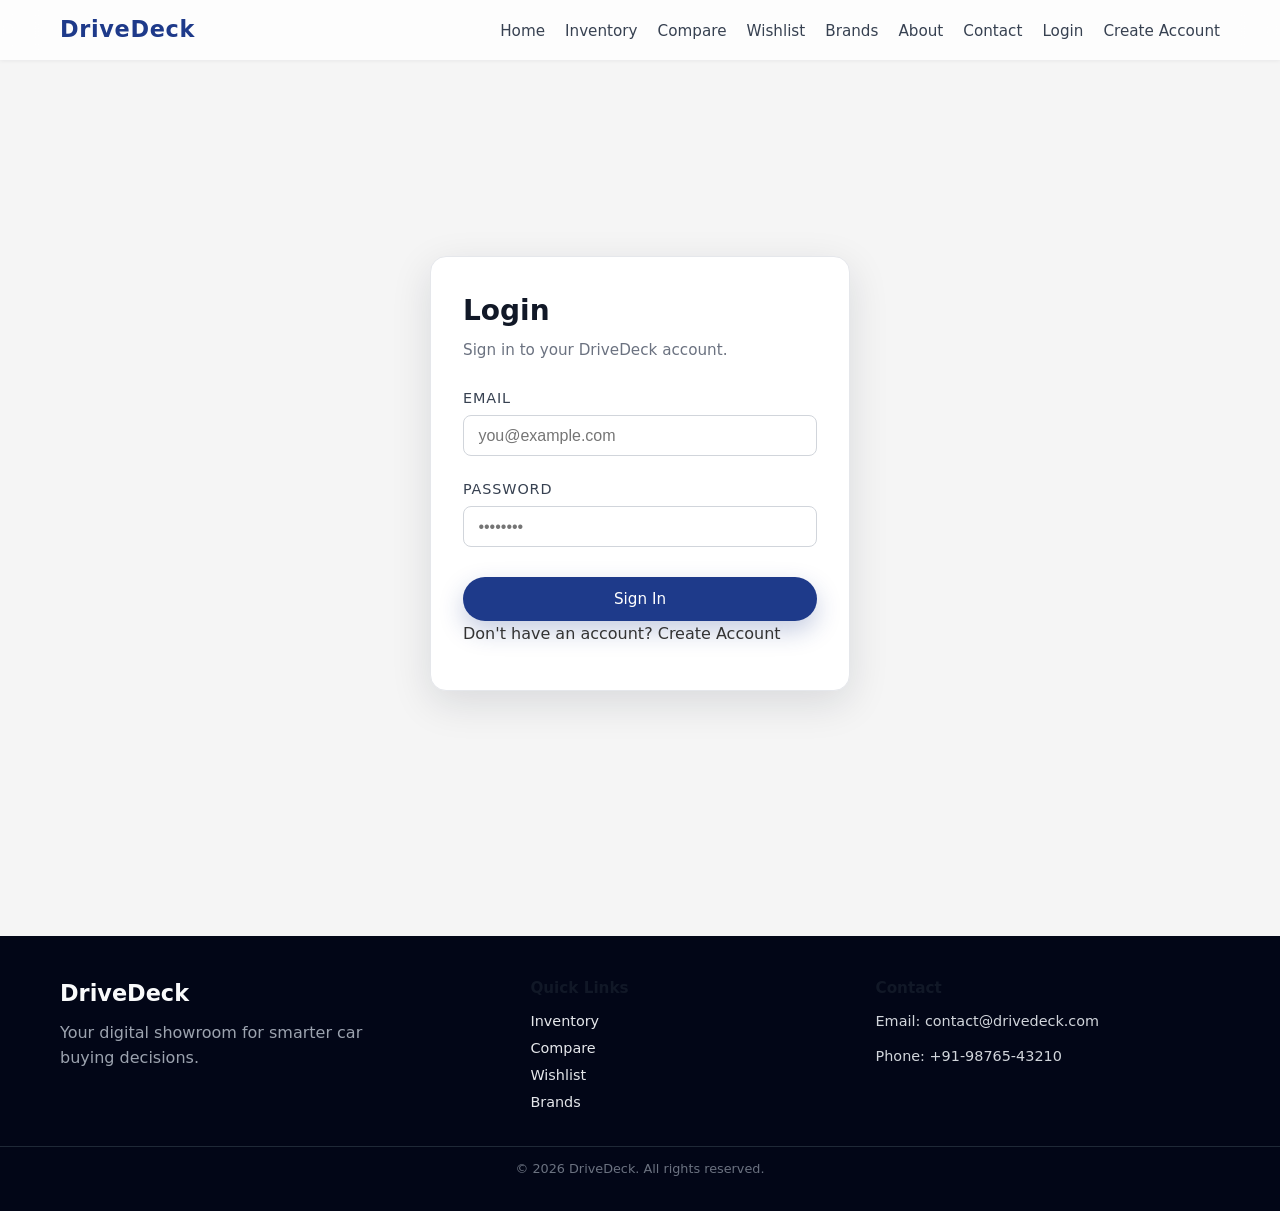
<file: login.html>
<!DOCTYPE html>
<html lang="en">
<head>
  <meta charset="UTF-8">
  <meta name="viewport" content="width=device-width, initial-scale=1.0">
  <title>DriveDeck | Login</title>
  <link rel="stylesheet" href="css/style.css">
</head>
<body data-page="login">
  <header class="dd-header">
    <div class="dd-container dd-header-container">
      <a href="index.html" class="dd-logo">DriveDeck</a>
      <button class="dd-nav-toggle" aria-label="Toggle navigation">
        <span></span>
        <span></span>
        <span></span>
      </button>
      <nav class="dd-nav">
        <ul class="dd-nav-list">
          <li><a href="index.html">Home</a></li>
          <li><a href="inventory.html">Inventory</a></li>
          <li><a href="compare.html">Compare</a></li>
          <li><a href="wishlist.html">Wishlist</a></li>
          <li><a href="brands.html">Brands</a></li>
          <li><a href="about.html">About</a></li>
          <li><a href="contact.html">Contact</a></li>
          <li class="dd-nav-auth-guest"><a href="login.html">Login</a></li>
          <li class="dd-nav-auth-guest"><a href="signup.html">Create Account</a></li>
          <li class="dd-nav-auth-user" style="display:none"><span class="dd-nav-user-name"></span></li>
          <li class="dd-nav-auth-user" style="display:none"><a href="#" class="dd-btn-logout">Logout</a></li>
        </ul>
      </nav>
    </div>
  </header>

  <main class="dd-auth-page">
    <div class="dd-auth-card">
      <h1>Login</h1>
      <p class="dd-auth-subtitle">Sign in to your DriveDeck account.</p>

      <form id="login-form" class="dd-auth-form" novalidate>
        <div class="dd-form-group">
          <label for="login-email">Email</label>
          <input type="email" id="login-email" name="email" placeholder="you@example.com" required autocomplete="email">
          <div id="login-email-error" class="dd-form-error" role="alert" aria-live="polite"></div>
        </div>
        <div class="dd-form-group">
          <label for="login-password">Password</label>
          <input type="password" id="login-password" name="password" placeholder="••••••••" required autocomplete="current-password">
          <div id="login-password-error" class="dd-form-error" role="alert" aria-live="polite"></div>
        </div>
        <div id="login-form-error" class="dd-form-error" role="alert" aria-live="polite"></div>
        <button type="submit" class="dd-btn dd-btn-primary">Sign In</button>
      </form>

      <p class="dd-auth-footer">
        Don't have an account? <a href="signup.html">Create Account</a>
      </p>
    </div>
  </main>

  <footer class="dd-footer">
    <div class="dd-container dd-footer-container">
      <div class="dd-footer-brand">
        <h3>DriveDeck</h3>
        <p>Your digital showroom for smarter car buying decisions.</p>
      </div>
      <div class="dd-footer-links">
        <h4>Quick Links</h4>
        <ul>
          <li><a href="inventory.html">Inventory</a></li>
          <li><a href="compare.html">Compare</a></li>
          <li><a href="wishlist.html">Wishlist</a></li>
          <li><a href="brands.html">Brands</a></li>
        </ul>
      </div>
      <div class="dd-footer-contact">
        <h4>Contact</h4>
        <p>Email: contact@drivedeck.com</p>
        <p>Phone: +91-98765-43210</p>
      </div>
    </div>
    <div class="dd-footer-bottom">
      <p>&copy; <span id="dd-year">2026</span> DriveDeck. All rights reserved.</p>
    </div>
  </footer>

  <script src="js/auth.js"></script>
  <script src="js/main.js"></script>
  <script>
    (function () {
      if (window.DriveDeckAuth && window.DriveDeckAuth.getSession && window.DriveDeckAuth.getSession()) {
        window.location.href = 'index.html';
        return;
      }
      var form = document.getElementById('login-form');
      var formError = document.getElementById('login-form-error');
      var emailError = document.getElementById('login-email-error');
      var passwordError = document.getElementById('login-password-error');

      function clearErrors() {
        formError.textContent = '';
        emailError.textContent = '';
        passwordError.textContent = '';
      }

      if (form) {
        form.addEventListener('submit', function (e) {
          e.preventDefault();
          clearErrors();
          var email = (document.getElementById('login-email') && document.getElementById('login-email').value) || '';
          var password = (document.getElementById('login-password') && document.getElementById('login-password').value) || '';
          if (!email.trim()) {
            emailError.textContent = 'Email is required.';
            return;
          }
          if (!password) {
            passwordError.textContent = 'Password is required.';
            return;
          }
          var result = window.DriveDeckAuth.login(email, password);
          if (result.ok) {
            window.location.href = 'index.html';
          } else {
            formError.textContent = result.message || 'Login failed.';
          }
        });
      }
    })();
  </script>
</body>
</html>
</file>
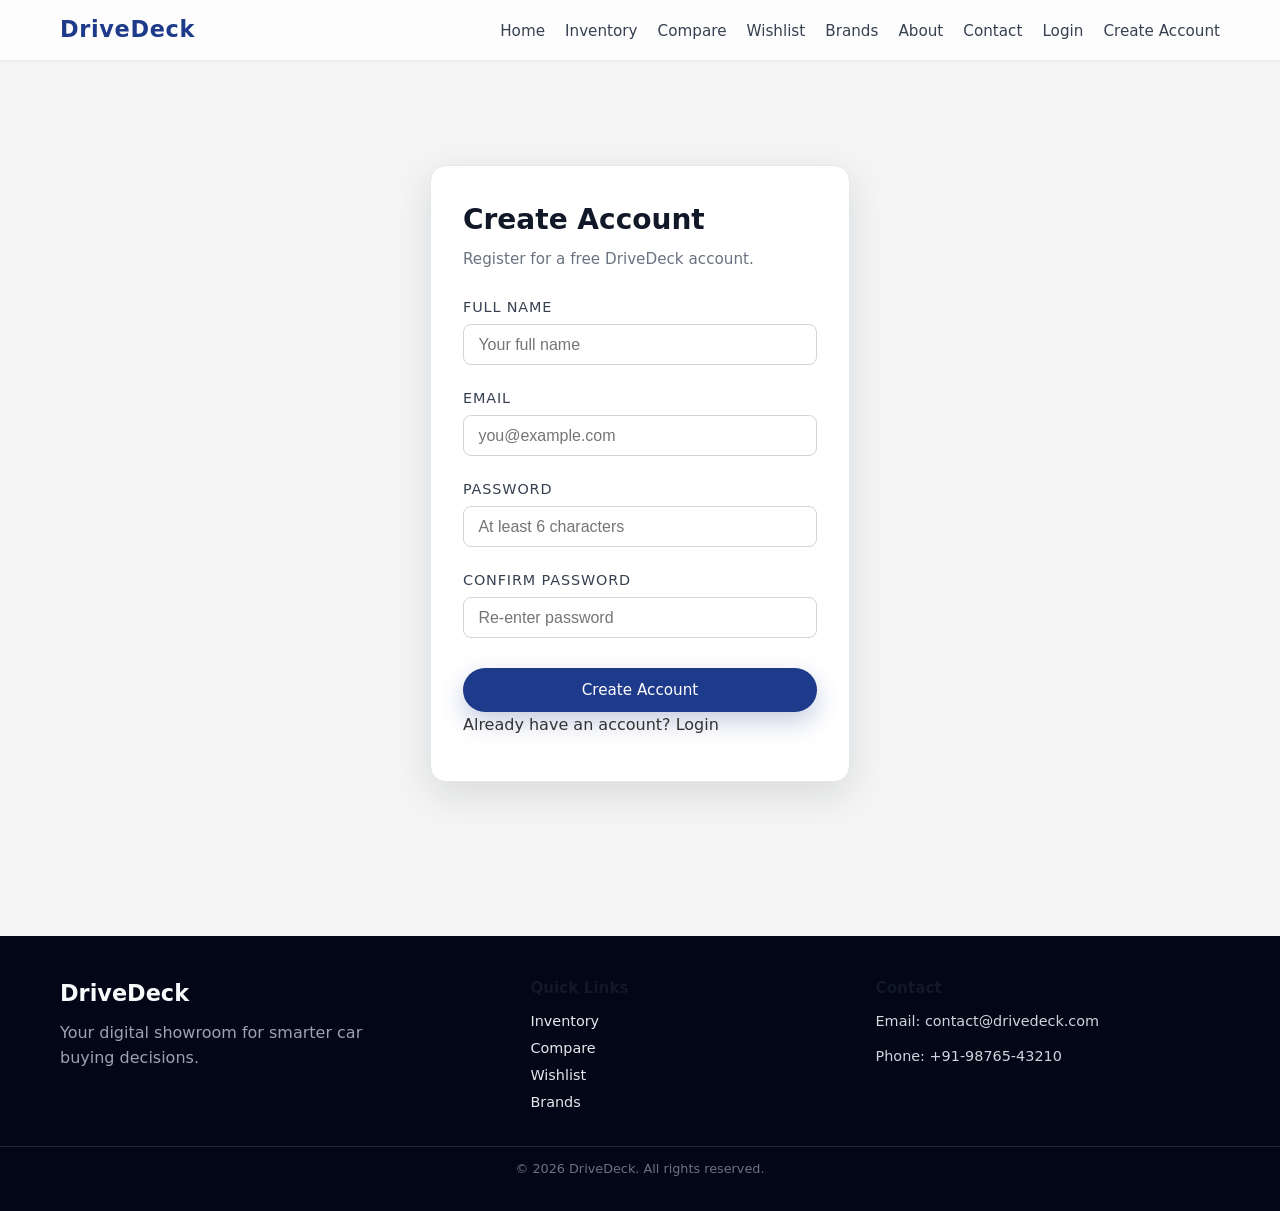
<file: signup.html>
<!DOCTYPE html>
<html lang="en">
<head>
  <meta charset="UTF-8">
  <meta name="viewport" content="width=device-width, initial-scale=1.0">
  <title>DriveDeck | Create Account</title>
  <link rel="stylesheet" href="css/style.css">
</head>
<body data-page="signup">
  <header class="dd-header">
    <div class="dd-container dd-header-container">
      <a href="index.html" class="dd-logo">DriveDeck</a>
      <button class="dd-nav-toggle" aria-label="Toggle navigation">
        <span></span>
        <span></span>
        <span></span>
      </button>
      <nav class="dd-nav">
        <ul class="dd-nav-list">
          <li><a href="index.html">Home</a></li>
          <li><a href="inventory.html">Inventory</a></li>
          <li><a href="compare.html">Compare</a></li>
          <li><a href="wishlist.html">Wishlist</a></li>
          <li><a href="brands.html">Brands</a></li>
          <li><a href="about.html">About</a></li>
          <li><a href="contact.html">Contact</a></li>
          <li class="dd-nav-auth-guest"><a href="login.html">Login</a></li>
          <li class="dd-nav-auth-guest"><a href="signup.html">Create Account</a></li>
          <li class="dd-nav-auth-user" style="display:none"><span class="dd-nav-user-name"></span></li>
          <li class="dd-nav-auth-user" style="display:none"><a href="#" class="dd-btn-logout">Logout</a></li>
        </ul>
      </nav>
    </div>
  </header>

  <main class="dd-auth-page">
    <div class="dd-auth-card">
      <h1>Create Account</h1>
      <p class="dd-auth-subtitle">Register for a free DriveDeck account.</p>

      <form id="signup-form" class="dd-auth-form" novalidate>
        <div class="dd-form-group">
          <label for="signup-name">Full Name</label>
          <input type="text" id="signup-name" name="name" placeholder="Your full name" required autocomplete="name">
          <div id="signup-name-error" class="dd-form-error" role="alert" aria-live="polite"></div>
        </div>
        <div class="dd-form-group">
          <label for="signup-email">Email</label>
          <input type="email" id="signup-email" name="email" placeholder="you@example.com" required autocomplete="email">
          <div id="signup-email-error" class="dd-form-error" role="alert" aria-live="polite"></div>
        </div>
        <div class="dd-form-group">
          <label for="signup-password">Password</label>
          <input type="password" id="signup-password" name="password" placeholder="At least 6 characters" required autocomplete="new-password" minlength="6">
          <div id="signup-password-error" class="dd-form-error" role="alert" aria-live="polite"></div>
        </div>
        <div class="dd-form-group">
          <label for="signup-confirm">Confirm Password</label>
          <input type="password" id="signup-confirm" name="confirm" placeholder="Re-enter password" required autocomplete="new-password">
          <div id="signup-confirm-error" class="dd-form-error" role="alert" aria-live="polite"></div>
        </div>
        <div id="signup-form-error" class="dd-form-error" role="alert" aria-live="polite"></div>
        <button type="submit" class="dd-btn dd-btn-primary">Create Account</button>
      </form>

      <p class="dd-auth-footer">
        Already have an account? <a href="login.html">Login</a>
      </p>
    </div>
  </main>

  <footer class="dd-footer">
    <div class="dd-container dd-footer-container">
      <div class="dd-footer-brand">
        <h3>DriveDeck</h3>
        <p>Your digital showroom for smarter car buying decisions.</p>
      </div>
      <div class="dd-footer-links">
        <h4>Quick Links</h4>
        <ul>
          <li><a href="inventory.html">Inventory</a></li>
          <li><a href="compare.html">Compare</a></li>
          <li><a href="wishlist.html">Wishlist</a></li>
          <li><a href="brands.html">Brands</a></li>
        </ul>
      </div>
      <div class="dd-footer-contact">
        <h4>Contact</h4>
        <p>Email: contact@drivedeck.com</p>
        <p>Phone: +91-98765-43210</p>
      </div>
    </div>
    <div class="dd-footer-bottom">
      <p>&copy; <span id="dd-year">2026</span> DriveDeck. All rights reserved.</p>
    </div>
  </footer>

  <script src="js/auth.js"></script>
  <script src="js/main.js"></script>
  <script>
    (function () {
      if (window.DriveDeckAuth && window.DriveDeckAuth.getSession && window.DriveDeckAuth.getSession()) {
        window.location.href = 'index.html';
        return;
      }
      var form = document.getElementById('signup-form');
      var formError = document.getElementById('signup-form-error');
      var nameError = document.getElementById('signup-name-error');
      var emailError = document.getElementById('signup-email-error');
      var passwordError = document.getElementById('signup-password-error');
      var confirmError = document.getElementById('signup-confirm-error');

      function clearErrors() {
        formError.textContent = '';
        nameError.textContent = '';
        emailError.textContent = '';
        passwordError.textContent = '';
        confirmError.textContent = '';
      }

      if (form) {
        form.addEventListener('submit', function (e) {
          e.preventDefault();
          clearErrors();
          var name = (document.getElementById('signup-name') && document.getElementById('signup-name').value) || '';
          var email = (document.getElementById('signup-email') && document.getElementById('signup-email').value) || '';
          var password = (document.getElementById('signup-password') && document.getElementById('signup-password').value) || '';
          var confirm = (document.getElementById('signup-confirm') && document.getElementById('signup-confirm').value) || '';

          var hasError = false;
          if (!name.trim()) {
            nameError.textContent = 'Full name is required.';
            hasError = true;
          }
          if (!email.trim()) {
            emailError.textContent = 'Email is required.';
            hasError = true;
          }
          if (!password) {
            passwordError.textContent = 'Password is required.';
            hasError = true;
          } else if (password.length < 6) {
            passwordError.textContent = 'Password must be at least 6 characters.';
            hasError = true;
          }
          if (password !== confirm) {
            confirmError.textContent = 'Passwords do not match.';
            hasError = true;
          }
          if (hasError) return;

          var result = window.DriveDeckAuth.register(name, email, password);
          if (result.ok) {
            window.location.href = 'login.html';
          } else {
            formError.textContent = result.message || 'Registration failed.';
          }
        });
      }
    })();
  </script>
</body>
</html>
</file>
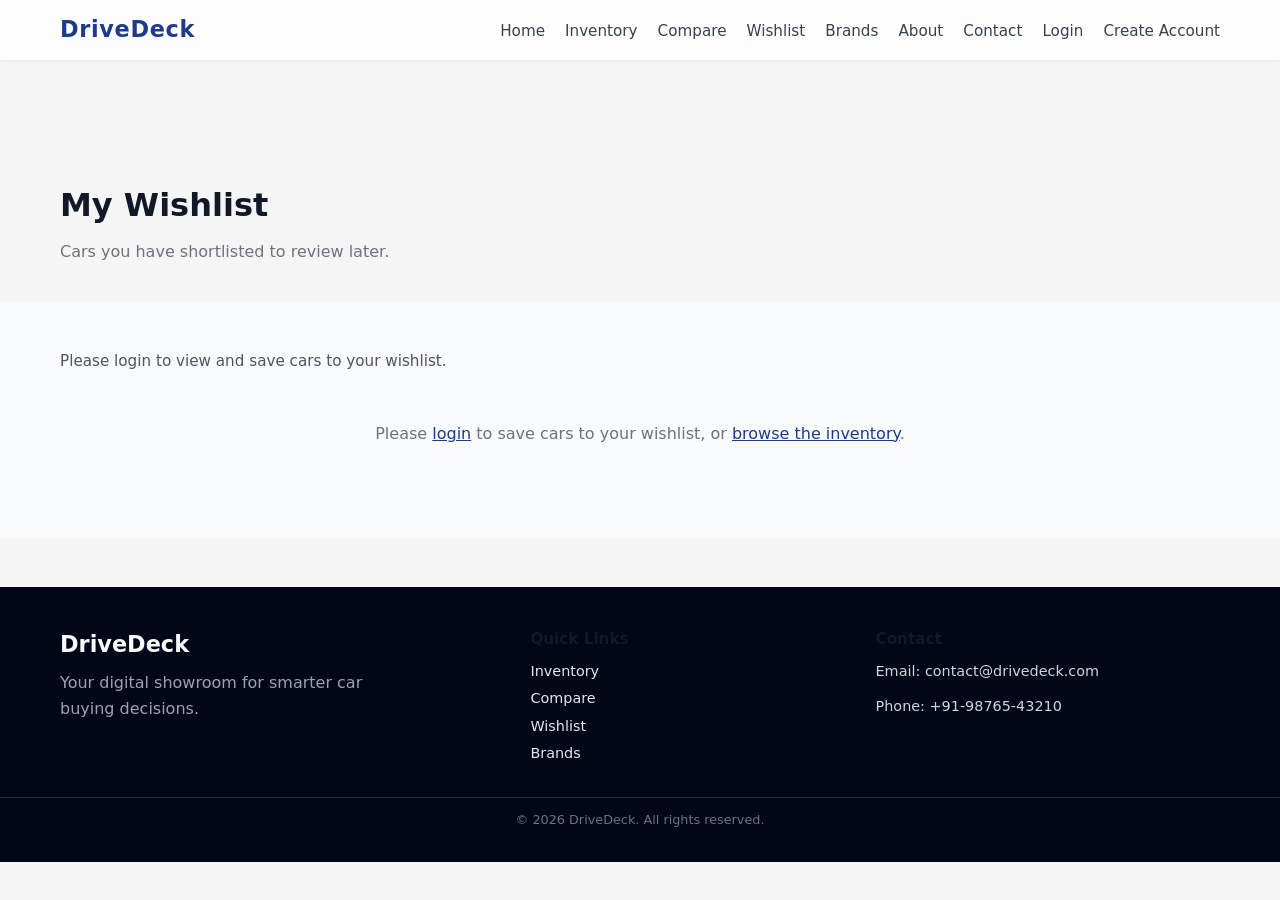
<file: wishlist.html>
<!DOCTYPE html>
<html lang="en">
<head>
  <meta charset="UTF-8">
  <meta name="viewport" content="width=device-width, initial-scale=1.0">
  <title>DriveDeck | Wishlist</title>
  <link rel="stylesheet" href="css/style.css">
</head>
<body data-page="wishlist">
  <header class="dd-header">
    <div class="dd-container dd-header-container">
      <a href="index.html" class="dd-logo">DriveDeck</a>
      <button class="dd-nav-toggle" aria-label="Toggle navigation">
        <span></span>
        <span></span>
        <span></span>
      </button>
      <nav class="dd-nav">
        <ul class="dd-nav-list">
          <li><a href="index.html">Home</a></li>
          <li><a href="inventory.html">Inventory</a></li>
          <li><a href="compare.html">Compare</a></li>
          <li><a href="wishlist.html">Wishlist</a></li>
          <li><a href="brands.html">Brands</a></li>
          <li><a href="about.html">About</a></li>
          <li><a href="contact.html">Contact</a></li>
          <li class="dd-nav-auth-guest"><a href="login.html">Login</a></li>
          <li class="dd-nav-auth-guest"><a href="signup.html">Create Account</a></li>
          <li class="dd-nav-auth-user" style="display:none"><span class="dd-nav-user-name"></span></li>
          <li class="dd-nav-auth-user" style="display:none"><a href="#" class="dd-btn-logout">Logout</a></li>
        </ul>
      </nav>
    </div>
  </header>

  <main>
    <section class="dd-page-header">
      <div class="dd-container">
        <h1>My Wishlist</h1>
        <p>Cars you have shortlisted to review later.</p>
      </div>
    </section>

    <section class="dd-section dd-wishlist-section">
      <div class="dd-container">
        <div class="dd-wishlist-summary">
          <p id="wishlist-count-text">You have no cars in your wishlist yet.</p>
        </div>

        <div class="dd-cars-grid" id="wishlist-cars-grid">
          <article class="dd-car-card dd-car-card-placeholder">
            <div class="dd-car-image-placeholder"></div>
            <div class="dd-car-content">
              <h3 class="dd-car-title">Wishlist Car Name</h3>
              <p class="dd-car-price">₹XX,XX,XXX</p>
              <p class="dd-car-meta">
                <span class="dd-car-year">Year</span> •
                <span class="dd-car-mileage">Mileage</span> •
                <span class="dd-car-fuel">Fuel</span>
              </p>
              <div class="dd-car-actions">
                <a href="car-details.html" class="dd-btn dd-btn-outline">View Details</a>
                <button class="dd-btn dd-btn-ghost" type="button">Remove</button>
              </div>
              <div class="dd-car-compare">
                <label>
                  <input type="checkbox" name="compare" value="">
                  Add to Compare
                </label>
              </div>
            </div>
          </article>
        </div>
      </div>
    </section>
  </main>

  <footer class="dd-footer">
    <div class="dd-container dd-footer-container">
      <div class="dd-footer-brand">
        <h3>DriveDeck</h3>
        <p>Your digital showroom for smarter car buying decisions.</p>
      </div>
      <div class="dd-footer-links">
        <h4>Quick Links</h4>
        <ul>
          <li><a href="inventory.html">Inventory</a></li>
          <li><a href="compare.html">Compare</a></li>
          <li><a href="wishlist.html">Wishlist</a></li>
          <li><a href="brands.html">Brands</a></li>
        </ul>
      </div>
      <div class="dd-footer-contact">
        <h4>Contact</h4>
        <p>Email: contact@drivedeck.com</p>
        <p>Phone: +91-98765-43210</p>
      </div>
    </div>
    <div class="dd-footer-bottom">
      <p>&copy; <span id="dd-year">2026</span> DriveDeck. All rights reserved.</p>
    </div>
  </footer>

  <script src="js/auth.js"></script>
  <script src="js/cars-data.js"></script>
  <script src="js/main.js"></script>
  <script src="js/wishlist.js"></script>
</body>
</html>
</file>
<file: css/style.css>
/* =========================
   Base & Global Styles
   ========================= */

*,
*::before,
*::after {
  box-sizing: border-box;
}

html {
  scroll-behavior: smooth;
}

body {
  margin: 0;
  font-family: system-ui, -apple-system, BlinkMacSystemFont, "Segoe UI", sans-serif;
  background-color: #f5f5f5;
  color: #333;
  line-height: 1.6;
}

img {
  max-width: 100%;
  display: block;
}

a {
  color: inherit;
  text-decoration: none;
}

a:hover {
  text-decoration: none;
}

h1,
h2,
h3,
h4,
h5,
h6 {
  margin: 0 0 0.5rem;
  font-weight: 600;
  color: #111827;
}

p {
  margin: 0 0 0.75rem;
}

ul {
  margin: 0;
  padding: 0;
  list-style: none;
}

button {
  font-family: inherit;
}

.dd-container {
  width: 100%;
  max-width: 1200px;
  margin: 0 auto;
  padding: 0 1.25rem;
}

main {
  padding-top: 4.5rem; /* account for sticky header */
}

.dd-section {
  padding: 3rem 0;
}

.dd-section-header {
  text-align: center;
  margin-bottom: 2rem;
}

.dd-section-header h2 {
  font-size: 2rem;
  margin-bottom: 0.5rem;
}

.dd-section-header p {
  color: #6b7280;
}

/* =========================
   Buttons
   ========================= */

.dd-btn {
  display: inline-flex;
  align-items: center;
  justify-content: center;
  padding: 0.675rem 1.5rem;
  border-radius: 999px;
  border: 1px solid transparent;
  font-size: 0.95rem;
  font-weight: 500;
  cursor: pointer;
  transition: background-color 0.2s ease, color 0.2s ease, box-shadow 0.2s ease, transform 0.15s ease, border-color 0.2s ease;
  text-decoration: none;
  white-space: nowrap;
}

.dd-btn-primary {
  background-color: #1e3a8a;
  color: #fff;
  box-shadow: 0 10px 25px rgba(30, 58, 138, 0.25);
}

.dd-btn-primary:hover {
  background-color: #1d4ed8;
  transform: translateY(-1px);
  box-shadow: 0 14px 30px rgba(30, 64, 175, 0.35);
}

.dd-btn-outline {
  background-color: #fff;
  color: #1e3a8a;
  border-color: #1e3a8a;
}

.dd-btn-outline:hover {
  background-color: #1e3a8a;
  color: #fff;
}

.dd-btn-ghost {
  background-color: transparent;
  color: #1e3a8a;
  border-color: transparent;
}

.dd-btn-ghost:hover {
  background-color: rgba(30, 58, 138, 0.07);
}

/* =========================
   Header & Navigation
   ========================= */

.dd-header {
  position: sticky;
  top: 0;
  z-index: 50;
  background-color: #ffffffcc;
  backdrop-filter: blur(16px);
  box-shadow: 0 1px 4px rgba(15, 23, 42, 0.06);
}

.dd-header-container {
  display: flex;
  align-items: center;
  justify-content: space-between;
  padding: 0.75rem 1.25rem;
}

.dd-logo {
  font-size: 1.4rem;
  font-weight: 700;
  color: #1e3a8a;
  letter-spacing: 0.03em;
}

.dd-nav {
  display: flex;
}

.dd-nav-list {
  display: flex;
  align-items: center;
  gap: 1.25rem;
}

.dd-nav-list a {
  font-size: 0.95rem;
  color: #374151;
  padding: 0.35rem 0;
  position: relative;
}

.dd-nav-list a::after {
  content: "";
  position: absolute;
  left: 0;
  bottom: 0;
  width: 0;
  height: 2px;
  background: linear-gradient(90deg, #1e3a8a, #f97316);
  transition: width 0.2s ease;
}

.dd-nav-list a:hover::after {
  width: 100%;
}

.dd-nav-toggle {
  display: none;
  flex-direction: column;
  justify-content: center;
  gap: 0.25rem;
  width: 2.5rem;
  height: 2.5rem;
  border-radius: 999px;
  background-color: #e5e7eb;
  border: none;
  cursor: pointer;
  padding: 0.4rem;
}

.dd-nav-toggle span {
  display: block;
  height: 2px;
  width: 100%;
  background-color: #111827;
  border-radius: 999px;
}

/* class to be toggled by JS later */
.dd-nav-open .dd-nav {
  transform: translateY(0);
  opacity: 1;
  pointer-events: auto;
}

/* =========================
   Page Header
   ========================= */

.dd-page-header {
  padding: 3rem 0 1.5rem;
}

.dd-page-header h1 {
  font-size: 2rem;
}

.dd-page-header p {
  color: #6b7280;
}

.dd-breadcrumb-back {
  display: inline-flex;
  align-items: center;
  gap: 0.25rem;
  font-size: 0.9rem;
  color: #1e3a8a;
  margin-bottom: 0.5rem;
}

/* =========================
   Hero Section
   ========================= */

.dd-hero {
  min-height: 65vh;
  display: flex;
  align-items: center;
  background:
    linear-gradient(135deg, rgba(15, 23, 42, 0.9), rgba(30, 64, 175, 0.85)),
    url("../images/hero-placeholder.jpg") center/cover no-repeat;
  color: #fff;
}

.dd-hero-content {
  display: grid;
  grid-template-columns: minmax(0, 1.6fr) minmax(0, 1fr);
  gap: 3rem;
  align-items: center;
  padding: 3rem 0;
}

.dd-hero-text h1 {
  font-size: clamp(2.1rem, 3vw, 2.8rem);
  margin-bottom: 0.75rem;
}

.dd-hero-text p {
  color: #e5e7eb;
  max-width: 34rem;
  margin-bottom: 1.5rem;
}

.dd-hero-search {
  display: grid;
  grid-template-columns: repeat(4, minmax(0, 1fr));
  gap: 0.75rem;
  padding: 0.9rem;
  border-radius: 999px;
  background-color: rgba(15, 23, 42, 0.8);
  box-shadow: 0 18px 40px rgba(15, 23, 42, 0.5);
}

.dd-form-group {
  display: flex;
  flex-direction: column;
}

.dd-form-group label {
  font-size: 0.7rem;
  text-transform: uppercase;
  letter-spacing: 0.06em;
  color: #9ca3af;
  margin-bottom: 0.2rem;
}

.dd-form-group input,
.dd-form-group select,
.dd-contact-form input,
.dd-contact-form textarea {
  border-radius: 999px;
  border: 1px solid #d1d5db;
  padding: 0.55rem 0.9rem;
  font-size: 0.9rem;
  outline: none;
  transition: border-color 0.15s ease, box-shadow 0.15s ease, background-color 0.15s ease;
}

.dd-contact-form textarea {
  border-radius: 0.75rem;
  resize: vertical;
  min-height: 150px;
}

.dd-form-group input:focus,
.dd-form-group select:focus,
.dd-contact-form input:focus,
.dd-contact-form textarea:focus {
  border-color: #1e3a8a;
  box-shadow: 0 0 0 1px rgba(30, 58, 138, 0.5);
  background-color: #ffffff;
}

.dd-hero-highlight {
  align-self: stretch;
}

.dd-hero-stats {
  display: grid;
  gap: 1rem;
}

.dd-hero-stat {
  padding: 1.1rem 1.25rem;
  border-radius: 1rem;
  background: rgba(15, 23, 42, 0.8);
  border: 1px solid rgba(148, 163, 184, 0.4);
  box-shadow: 0 12px 30px rgba(15, 23, 42, 0.6);
}

.dd-hero-stat-value {
  display: block;
  font-size: 1.4rem;
  font-weight: 600;
}

.dd-hero-stat-label {
  font-size: 0.8rem;
  color: #cbd5f5;
}

/* =========================
   Cars Grid & Cards
   ========================= */

.dd-cars-grid {
  display: grid;
  grid-template-columns: repeat(3, minmax(0, 1fr));
  gap: 1.5rem;
}

.dd-car-card {
  background-color: #fff;
  border-radius: 1rem;
  overflow: hidden;
  box-shadow: 0 8px 20px rgba(15, 23, 42, 0.06);
  display: flex;
  flex-direction: column;
  transition: transform 0.15s ease, box-shadow 0.15s ease;
  position: relative;
}

.dd-car-card::before {
  content: "";
  position: absolute;
  inset: 0;
  background: linear-gradient(135deg, rgba(30, 58, 138, 0.04), rgba(249, 115, 22, 0.02));
  opacity: 0;
  pointer-events: none;
  transition: opacity 0.15s ease;
}

.dd-car-card:hover {
  transform: translateY(-4px);
  box-shadow: 0 16px 35px rgba(15, 23, 42, 0.16);
}

.dd-car-card:hover::before {
  opacity: 1;
}

.dd-car-image-placeholder,
.dd-compare-image {
  position: relative;
  padding-top: 60%;
  background: #e5e7eb;
  overflow: hidden;
}

.dd-car-image-placeholder img,
.dd-compare-image img {
  position: absolute;
  inset: 0;
  width: 100%;
  height: 100%;
  object-fit: cover;
  transform: scale(1.02);
  transition: transform 0.4s ease;
}

.dd-car-card:hover .dd-car-image-placeholder img {
  transform: scale(1.07);
}

.dd-car-content {
  padding: 1rem 1.1rem 1.1rem;
}

.dd-car-title {
  font-size: 1.05rem;
  margin-bottom: 0.25rem;
}

.dd-car-price {
  font-weight: 600;
  color: #1e3a8a;
  margin-bottom: 0.4rem;
}

.dd-car-meta,
.dd-car-meta-secondary {
  font-size: 0.85rem;
  color: #6b7280;
  display: flex;
  flex-wrap: wrap;
  gap: 0.4rem;
  margin-bottom: 0.45rem;
}

.dd-car-meta-secondary {
  justify-content: space-between;
}

.dd-car-actions {
  display: flex;
  gap: 0.5rem;
  margin-top: 0.5rem;
}

.dd-car-actions .dd-btn {
  flex: 1;
}

.dd-car-compare {
  padding: 0.75rem 1.1rem 1rem;
  border-top: 1px solid #e5e7eb;
  font-size: 0.85rem;
  color: #4b5563;
}

.dd-car-compare input[type="checkbox"] {
  margin-right: 0.4rem;
}

/* =========================
   Featured Section
   ========================= */

.dd-featured-cars {
  background-color: #f9fafb;
}

.dd-section-cta {
  text-align: center;
  margin-top: 1.75rem;
}

/* =========================
   Brand Grid
   ========================= */

.dd-brand-grid {
  display: grid;
  grid-template-columns: repeat(4, minmax(0, 1fr));
  gap: 1.25rem;
}

.dd-brand-card {
  background-color: #fff;
  border-radius: 0.9rem;
  padding: 1.25rem 1rem;
  border: 1px solid #e5e7eb;
  display: flex;
  flex-direction: column;
  align-items: center;
  justify-content: center;
  gap: 0.6rem;
  cursor: pointer;
  transition: box-shadow 0.15s ease, transform 0.15s ease, border-color 0.15s ease, background-color 0.15s ease;
}

.dd-brand-card:hover {
  box-shadow: 0 12px 28px rgba(15, 23, 42, 0.14);
  transform: translateY(-3px);
  border-color: #1e3a8a33;
  background-color: #eff6ff;
}

.dd-brand-logo,
.dd-brand-logo-placeholder {
  width: 64px;
  height: 64px;
  border-radius: 999px;
  display: flex;
  align-items: center;
  justify-content: center;
  background-color: #e5e7eb;
  color: #111827;
  font-weight: 600;
  font-size: 0.85rem;
  overflow: hidden;
}

.dd-brand-logo img {
  width: 100%;
  height: 100%;
  object-fit: contain;
}

.dd-brand-name {
  font-size: 0.95rem;
  font-weight: 500;
}

/* =========================
   Inventory Layout & Filters
   ========================= */

.dd-inventory-controls {
  padding-top: 1rem;
  padding-bottom: 0;
}

.dd-inventory-controls-container {
  display: flex;
  align-items: flex-end;
  justify-content: space-between;
  gap: 1.5rem;
}

.dd-search-bar {
  flex: 1.4;
  display: flex;
  align-items: flex-end;
  gap: 0.75rem;
}

.dd-sort-controls {
  display: flex;
  align-items: center;
  gap: 0.6rem;
  font-size: 0.9rem;
  color: #4b5563;
}

.dd-sort-controls select {
  border-radius: 999px;
  padding: 0.5rem 0.9rem;
  border: 1px solid #d1d5db;
  background-color: #fff;
}

.dd-inventory-layout {
  padding-top: 1.5rem;
}

.dd-inventory-layout-container {
  display: grid;
  grid-template-columns: minmax(0, 0.9fr) minmax(0, 2.4fr);
  gap: 1.75rem;
  align-items: flex-start;
}

.dd-filters-sidebar {
  background-color: #fff;
  border-radius: 1rem;
  padding: 1.2rem 1.1rem;
  box-shadow: 0 8px 20px rgba(15, 23, 42, 0.06);
  position: sticky;
  top: 5.25rem;
  max-height: calc(100vh - 6rem);
  overflow-y: auto;
}

.dd-filters-sidebar h2 {
  font-size: 1.05rem;
  margin-bottom: 0.75rem;
}

.dd-filter-group {
  padding: 0.75rem 0;
  border-top: 1px solid #e5e7eb;
}

.dd-filter-group:first-of-type {
  border-top: none;
}

.dd-filter-group h3 {
  font-size: 0.9rem;
  margin-bottom: 0.35rem;
  color: #4b5563;
}

.dd-filter-options label {
  display: block;
  font-size: 0.85rem;
  color: #4b5563;
  margin-bottom: 0.25rem;
}

.dd-filter-options input[type="checkbox"],
.dd-filter-options input[type="radio"] {
  margin-right: 0.4rem;
}

.dd-inventory-results {
  min-height: 200px;
}

.dd-inventory-summary {
  display: flex;
  justify-content: space-between;
  align-items: center;
  margin-bottom: 0.75rem;
  font-size: 0.9rem;
  color: #6b7280;
}

.dd-no-results,
.dd-empty-wishlist {
  grid-column: 1 / -1;
  text-align: center;
  padding: 2rem;
  color: #6b7280;
}

.dd-empty-wishlist a {
  color: #1e3a8a;
  text-decoration: underline;
}

/* =========================
   Car Details Page
   ========================= */

.dd-car-details-layout {
  display: grid;
  grid-template-columns: minmax(0, 1.6fr) minmax(0, 1.1fr);
  gap: 2rem;
}

.dd-car-gallery-main {
  border-radius: 1rem;
  overflow: hidden;
  background-color: #e5e7eb;
}

.dd-car-gallery-main img {
  width: 100%;
  height: 100%;
  max-height: 380px;
  object-fit: cover;
}

.dd-car-gallery-thumbs {
  display: flex;
  gap: 0.75rem;
  margin-top: 0.75rem;
}

.dd-thumb {
  flex: 1;
  border-radius: 0.75rem;
  overflow: hidden;
  border: 2px solid transparent;
  padding: 0;
  background-color: transparent;
  cursor: pointer;
}

.dd-thumb img {
  width: 100%;
  height: 64px;
  object-fit: cover;
}

.dd-thumb.is-active {
  border-color: #f97316;
}

.dd-car-summary {
  background-color: #fff;
  border-radius: 1rem;
  padding: 1.25rem 1.4rem;
  box-shadow: 0 10px 24px rgba(15, 23, 42, 0.09);
}

.dd-car-price-block {
  margin-bottom: 0.5rem;
}

.dd-car-price-block .dd-car-price {
  font-size: 1.4rem;
}

.dd-car-price-note {
  font-size: 0.8rem;
  color: #6b7280;
}

.dd-car-key-specs {
  display: grid;
  grid-template-columns: repeat(2, minmax(0, 1fr));
  gap: 0.5rem 1rem;
  margin: 0.75rem 0 1rem;
}

.dd-spec-item {
  font-size: 0.85rem;
}

.dd-spec-label {
  display: block;
  color: #6b7280;
}

.dd-spec-value {
  font-weight: 500;
}

.dd-car-actions-vertical {
  display: flex;
  flex-direction: column;
  gap: 0.5rem;
  margin-bottom: 1rem;
}

.dd-car-rating-block {
  font-size: 0.9rem;
  color: #4b5563;
  display: flex;
  align-items: center;
  gap: 0.35rem;
}

.dd-car-rating-value {
  font-weight: 600;
  color: #f97316;
}

.dd-car-specifications {
  background-color: #f9fafb;
}

.dd-specs-table-wrapper {
  overflow-x: auto;
}

.dd-specs-table {
  width: 100%;
  border-collapse: collapse;
  font-size: 0.9rem;
}

.dd-specs-table th,
.dd-specs-table td {
  padding: 0.5rem 0.75rem;
  border-bottom: 1px solid #e5e7eb;
}

.dd-specs-table th {
  width: 30%;
  text-align: left;
  color: #4b5563;
  background-color: #f3f4f6;
}

.dd-specs-table tr:nth-child(even) td {
  background-color: #f9fafb;
}

.dd-car-features-layout {
  display: grid;
  grid-template-columns: repeat(2, minmax(0, 1fr));
  gap: 2rem;
}

.dd-features-column ul {
  list-style: disc;
  padding-left: 1.25rem;
}

.dd-car-description p {
  max-width: 48rem;
}

/* =========================
   Compare Page
   ========================= */

.dd-compare-section {
  background-color: #f9fafb;
}

.dd-compare-intro {
  margin-bottom: 1rem;
  color: #6b7280;
  font-size: 0.95rem;
}

.dd-compare-table-wrapper {
  overflow-x: auto;
  -webkit-overflow-scrolling: touch;
}

.dd-compare-table {
  width: 100%;
  min-width: 600px;
  border-collapse: collapse;
  background-color: #fff;
  border-radius: 1rem;
  overflow: hidden;
  box-shadow: 0 10px 26px rgba(15, 23, 42, 0.12);
  font-size: 0.9rem;
}

.dd-compare-table thead th {
  background: linear-gradient(90deg, #1e3a8a, #1d4ed8);
  color: #fff;
  padding: 0.85rem 0.75rem;
  text-align: left;
}

.dd-compare-table th:first-child {
  width: 18%;
}

.dd-compare-table tbody th {
  background-color: #f3f4f6;
  color: #4b5563;
  text-align: left;
}

.dd-compare-table td,
.dd-compare-table th {
  border-bottom: 1px solid #e5e7eb;
  padding: 0.7rem 0.75rem;
  vertical-align: top;
}

.dd-compare-table tbody tr:nth-child(even) td {
  background-color: #f9fafb;
}

.dd-compare-car-title {
  font-weight: 600;
}

.dd-compare-car-meta {
  font-size: 0.8rem;
  opacity: 0.9;
}

.dd-compare-actions {
  display: flex;
  justify-content: flex-end;
  gap: 0.75rem;
  margin-top: 1.25rem;
}

/* =========================
   Wishlist Page
   ========================= */

.dd-wishlist-section {
  background-color: #f9fafb;
}

.dd-wishlist-summary {
  margin-bottom: 1rem;
  font-size: 0.95rem;
  color: #4b5563;
}

/* =========================
   About Page & Team
   ========================= */

.dd-about-section {
  background-color: #ffffff;
}

.dd-about-layout {
  display: grid;
  grid-template-columns: minmax(0, 1.6fr) minmax(0, 1fr);
  gap: 2rem;
  align-items: flex-start;
}

.dd-about-intro p {
  color: #4b5563;
}

.dd-about-highlight {
  background-color: #eff6ff;
  border-radius: 1rem;
  padding: 1.25rem 1.3rem;
  border: 1px solid #bfdbfe;
}

.dd-about-highlight h3 {
  font-size: 1rem;
  margin-bottom: 0.5rem;
}

.dd-about-highlight ul {
  list-style: disc;
  padding-left: 1.25rem;
  color: #4b5563;
}

.dd-mission-section {
  background-color: #f9fafb;
}

.dd-two-column {
  display: grid;
  grid-template-columns: repeat(2, minmax(0, 1fr));
  gap: 2rem;
}

.dd-team-section {
  background-color: #ffffff;
}

.dd-team-grid {
  display: grid;
  grid-template-columns: repeat(3, minmax(0, 1fr));
  gap: 1.5rem;
}

.dd-team-card {
  background-color: #f9fafb;
  border-radius: 1rem;
  padding: 1.25rem 1.2rem;
  text-align: center;
  box-shadow: 0 8px 18px rgba(15, 23, 42, 0.06);
}

.dd-team-avatar {
  width: 72px;
  height: 72px;
  border-radius: 999px;
  margin: 0 auto 0.6rem;
  background: linear-gradient(135deg, #1e3a8a, #f97316);
  opacity: 0.9;
}

.dd-team-role {
  font-size: 0.85rem;
  color: #6b7280;
  margin-bottom: 0.4rem;
}

.dd-team-bio {
  font-size: 0.9rem;
  color: #4b5563;
}

/* =========================
   Contact Page
   ========================= */

.dd-contact-section {
  background-color: #ffffff;
}

.dd-contact-layout {
  display: grid;
  grid-template-columns: minmax(0, 1.4fr) minmax(0, 1.1fr);
  gap: 2rem;
  align-items: flex-start;
}

.dd-contact-form-wrapper h2 {
  margin-bottom: 0.75rem;
}

.dd-contact-form {
  display: grid;
  grid-template-columns: 1fr 1fr;
  gap: 0.9rem 1rem;
}

.dd-contact-form .dd-form-group:nth-child(4),
.dd-contact-form .dd-form-group:nth-child(5) {
  grid-column: 1 / -1;
}

.dd-contact-form button {
  width: fit-content;
}

.dd-contact-info h2 {
  margin-bottom: 0.5rem;
}

.dd-contact-details {
  margin-top: 0.5rem;
  font-size: 0.9rem;
  color: #4b5563;
}

.dd-contact-details li {
  margin-bottom: 0.4rem;
}

.dd-map-section {
  background-color: #f9fafb;
}

.dd-map-container {
  margin-top: 1rem;
  border-radius: 1rem;
  background: repeating-linear-gradient(
    45deg,
    #e5e7eb,
    #e5e7eb 10px,
    #f3f4f6 10px,
    #f3f4f6 20px
  );
  min-height: 260px;
  border: 1px dashed #cbd5f5;
}

/* =========================
   Testimonials & Why Us
   ========================= */

.dd-why-us {
  background-color: #ffffff;
}

.dd-features-grid {
  display: grid;
  grid-template-columns: repeat(4, minmax(0, 1fr));
  gap: 1.25rem;
}

.dd-feature-card {
  background-color: #f9fafb;
  border-radius: 0.9rem;
  padding: 1.1rem 1.1rem;
  border: 1px solid #e5e7eb;
  font-size: 0.9rem;
  color: #4b5563;
}

.dd-testimonials {
  background-color: #f9fafb;
}

.dd-testimonials-grid {
  display: grid;
  grid-template-columns: repeat(3, minmax(0, 1fr));
  gap: 1.25rem;
}

.dd-testimonial-card {
  background-color: #ffffff;
  border-radius: 1rem;
  padding: 1.25rem 1.25rem;
  box-shadow: 0 10px 22px rgba(15, 23, 42, 0.08);
  font-size: 0.9rem;
}

.dd-testimonial-card h3 {
  margin-top: 0.75rem;
  margin-bottom: 0.1rem;
}

.dd-testimonial-card span {
  font-size: 0.8rem;
  color: #6b7280;
}

/* =========================
   Footer
   ========================= */

.dd-footer {
  background-color: #020617;
  color: #e5e7eb;
  margin-top: 3rem;
}

.dd-footer-container {
  display: grid;
  grid-template-columns: minmax(0, 1.4fr) minmax(0, 1fr) minmax(0, 1.1fr);
  gap: 2rem;
  padding: 2.5rem 1.25rem 1.75rem;
}

.dd-footer-brand h3 {
  color: #f9fafb;
  font-size: 1.4rem;
}

.dd-footer-brand p {
  color: #9ca3af;
  max-width: 20rem;
}

.dd-footer-links h4,
.dd-footer-contact h4 {
  font-size: 0.95rem;
  margin-bottom: 0.6rem;
}

.dd-footer-links ul li {
  margin-bottom: 0.25rem;
  font-size: 0.9rem;
}

.dd-footer-links a {
  color: #e5e7eb;
}

.dd-footer-links a:hover {
  color: #f97316;
}

.dd-footer-contact p {
  font-size: 0.9rem;
  color: #d1d5db;
}

.dd-footer-bottom {
  border-top: 1px solid #1f2937;
  text-align: center;
  padding: 0.75rem 1.25rem 1.25rem;
  font-size: 0.8rem;
  color: #6b7280;
}

/* =========================
   Utilities
   ========================= */

.dd-page-header,
.dd-section,
.dd-footer-container {
  transition: padding 0.2s ease;
}

/* =========================
   Responsive Design
   ========================= */

@media (max-width: 1200px) {
  .dd-hero-content {
    gap: 2.25rem;
  }

  .dd-features-grid {
    grid-template-columns: repeat(2, minmax(0, 1fr));
  }

  .dd-testimonials-grid {
    grid-template-columns: repeat(2, minmax(0, 1fr));
  }
}

@media (max-width: 992px) {
  .dd-hero-content {
    grid-template-columns: minmax(0, 1fr);
  }

  .dd-hero-highlight {
    order: -1;
  }

  .dd-hero-search {
    grid-template-columns: repeat(2, minmax(0, 1fr));
    border-radius: 1.25rem;
  }

  .dd-inventory-layout-container {
    grid-template-columns: minmax(0, 1.1fr) minmax(0, 1.6fr);
  }

  .dd-about-layout,
  .dd-contact-layout {
    grid-template-columns: minmax(0, 1fr);
  }

  .dd-two-column {
    grid-template-columns: minmax(0, 1fr);
  }

  .dd-team-grid {
    grid-template-columns: repeat(2, minmax(0, 1fr));
  }

  .dd-footer-container {
    grid-template-columns: minmax(0, 1.4fr) minmax(0, 1fr);
  }
}

@media (max-width: 768px) {
  main {
    padding-top: 4rem;
  }

  .dd-header-container {
    padding-inline: 1rem;
  }

  .dd-nav-toggle {
    display: flex;
  }

  .dd-nav {
    position: absolute;
    inset-inline: 0;
    top: 100%;
    background-color: #ffffffee;
    transform: translateY(-8px);
    opacity: 0;
    pointer-events: none;
    transition: transform 0.2s ease, opacity 0.2s ease;
    box-shadow: 0 10px 25px rgba(15, 23, 42, 0.12);
  }

  .dd-nav-list {
    flex-direction: column;
    align-items: flex-start;
    padding: 0.6rem 1.25rem 0.9rem;
    gap: 0.35rem;
  }

  .dd-hero {
    min-height: 70vh;
  }

  .dd-hero-content {
    padding-block: 2.5rem;
  }

  .dd-hero-search {
    grid-template-columns: minmax(0, 1fr);
    border-radius: 1.25rem;
  }

  .dd-cars-grid {
    grid-template-columns: repeat(2, minmax(0, 1fr));
  }

  .dd-brand-grid {
    grid-template-columns: repeat(3, minmax(0, 1fr));
  }

  .dd-inventory-controls-container {
    flex-direction: column;
    align-items: stretch;
  }

  .dd-search-bar {
    flex-direction: column;
    align-items: stretch;
  }

  .dd-inventory-layout-container {
    grid-template-columns: minmax(0, 1fr);
  }

  .dd-filters-sidebar {
    position: static;
    max-height: none;
  }

  .dd-car-details-layout {
    grid-template-columns: minmax(0, 1fr);
  }

  .dd-car-features-layout {
    grid-template-columns: minmax(0, 1fr);
  }

  .dd-features-grid {
    grid-template-columns: minmax(0, 1fr);
  }

  .dd-testimonials-grid {
    grid-template-columns: minmax(0, 1fr);
  }

  .dd-team-grid {
    grid-template-columns: minmax(0, 1fr);
  }

  .dd-contact-form {
    grid-template-columns: minmax(0, 1fr);
  }

  .dd-contact-form .dd-form-group:nth-child(4),
  .dd-contact-form .dd-form-group:nth-child(5) {
    grid-column: auto;
  }

  .dd-footer-container {
    grid-template-columns: minmax(0, 1fr);
  }
}

@media (max-width: 480px) {
  .dd-container {
    padding-inline: 1rem;
  }

  .dd-section {
    padding: 2.25rem 0;
  }

  .dd-page-header {
    padding-top: 2.25rem;
  }

  .dd-cars-grid {
    grid-template-columns: minmax(0, 1fr);
  }

  .dd-brand-grid {
    grid-template-columns: repeat(2, minmax(0, 1fr));
  }

  .dd-footer-container {
    padding-inline: 1rem;
  }
}

/* =========================
   Auth (Login / Signup)
   ========================= */

.dd-auth-page {
  min-height: calc(100vh - 4.5rem);
  display: flex;
  align-items: center;
  justify-content: center;
  padding: 2rem 1rem;
}

.dd-auth-card {
  width: 100%;
  max-width: 420px;
  background-color: #fff;
  border-radius: 1rem;
  box-shadow: 0 12px 40px rgba(15, 23, 42, 0.12);
  border: 1px solid #e5e7eb;
  padding: 2rem;
}

.dd-auth-card h1 {
  margin-bottom: 0.25rem;
  font-size: 1.75rem;
}

.dd-auth-card .dd-auth-subtitle {
  color: #6b7280;
  font-size: 0.95rem;
  margin-bottom: 1.5rem;
}

.dd-auth-form .dd-form-group {
  margin-bottom: 1rem;
}

.dd-auth-form .dd-form-group label {
  display: block;
  font-size: 0.9rem;
  font-weight: 500;
  color: #374151;
  margin-bottom: 0.35rem;
}

.dd-auth-form .dd-form-group input {
  width: 100%;
  padding: 0.65rem 0.9rem;
  border: 1px solid #d1d5db;
  border-radius: 0.5rem;
  font-size: 1rem;
  box-sizing: border-box;
}

.dd-auth-form .dd-form-group input:focus {
  outline: none;
  border-color: #1e3a8a;
  box-shadow: 0 0 0 3px rgba(30, 58, 138, 0.15);
}

.dd-auth-form .dd-form-error {
  color: #dc2626;
  font-size: 0.85rem;
  margin-top: 0.35rem;
}

.dd-auth-form .dd-form-success {
  color: #059669;
  font-size: 0.85rem;
  margin-top: 0.35rem;
}

.dd-auth-form .dd-btn {
  width: 100%;
  margin-top: 0.5rem;
  padding: 0.75rem;
}

.dd-auth-form .dd-auth-footer {
  text-align: center;
  margin-top: 1.25rem;
  font-size: 0.9rem;
  color: #6b7280;
}

.dd-auth-form .dd-auth-footer a {
  color: #1e3a8a;
  font-weight: 500;
}

.dd-nav-user-name {
  font-weight: 500;
  color: #1e3a8a;
}

/* Login required modal */
.dd-login-required-overlay {
  position: fixed;
  inset: 0;
  background: rgba(15, 23, 42, 0.5);
  z-index: 1000;
  display: flex;
  align-items: center;
  justify-content: center;
  padding: 1rem;
}

.dd-login-required-modal {
  background: #fff;
  border-radius: 1rem;
  box-shadow: 0 20px 50px rgba(15, 23, 42, 0.2);
  max-width: 360px;
  width: 100%;
  padding: 1.75rem;
  text-align: center;
}

.dd-login-required-modal p {
  margin: 0 0 1.25rem;
  color: #374151;
  font-size: 1rem;
}

.dd-login-required-modal .dd-btn {
  margin-right: 0.5rem;
}

.dd-login-required-modal .dd-btn-ghost {
  margin-right: 0;
}

/* Toast */
.dd-toast {
  position: fixed;
  bottom: 1.5rem;
  left: 50%;
  transform: translateX(-50%);
  background: #111827;
  color: #fff;
  padding: 0.65rem 1.25rem;
  border-radius: 999px;
  font-size: 0.9rem;
  box-shadow: 0 10px 25px rgba(0, 0, 0, 0.2);
  z-index: 1001;
  animation: dd-toast-in 0.25s ease;
}

@keyframes dd-toast-in {
  from {
    opacity: 0;
    transform: translateX(-50%) translateY(10px);
  }
  to {
    opacity: 1;
    transform: translateX(-50%) translateY(0);
  }
}
</file>
